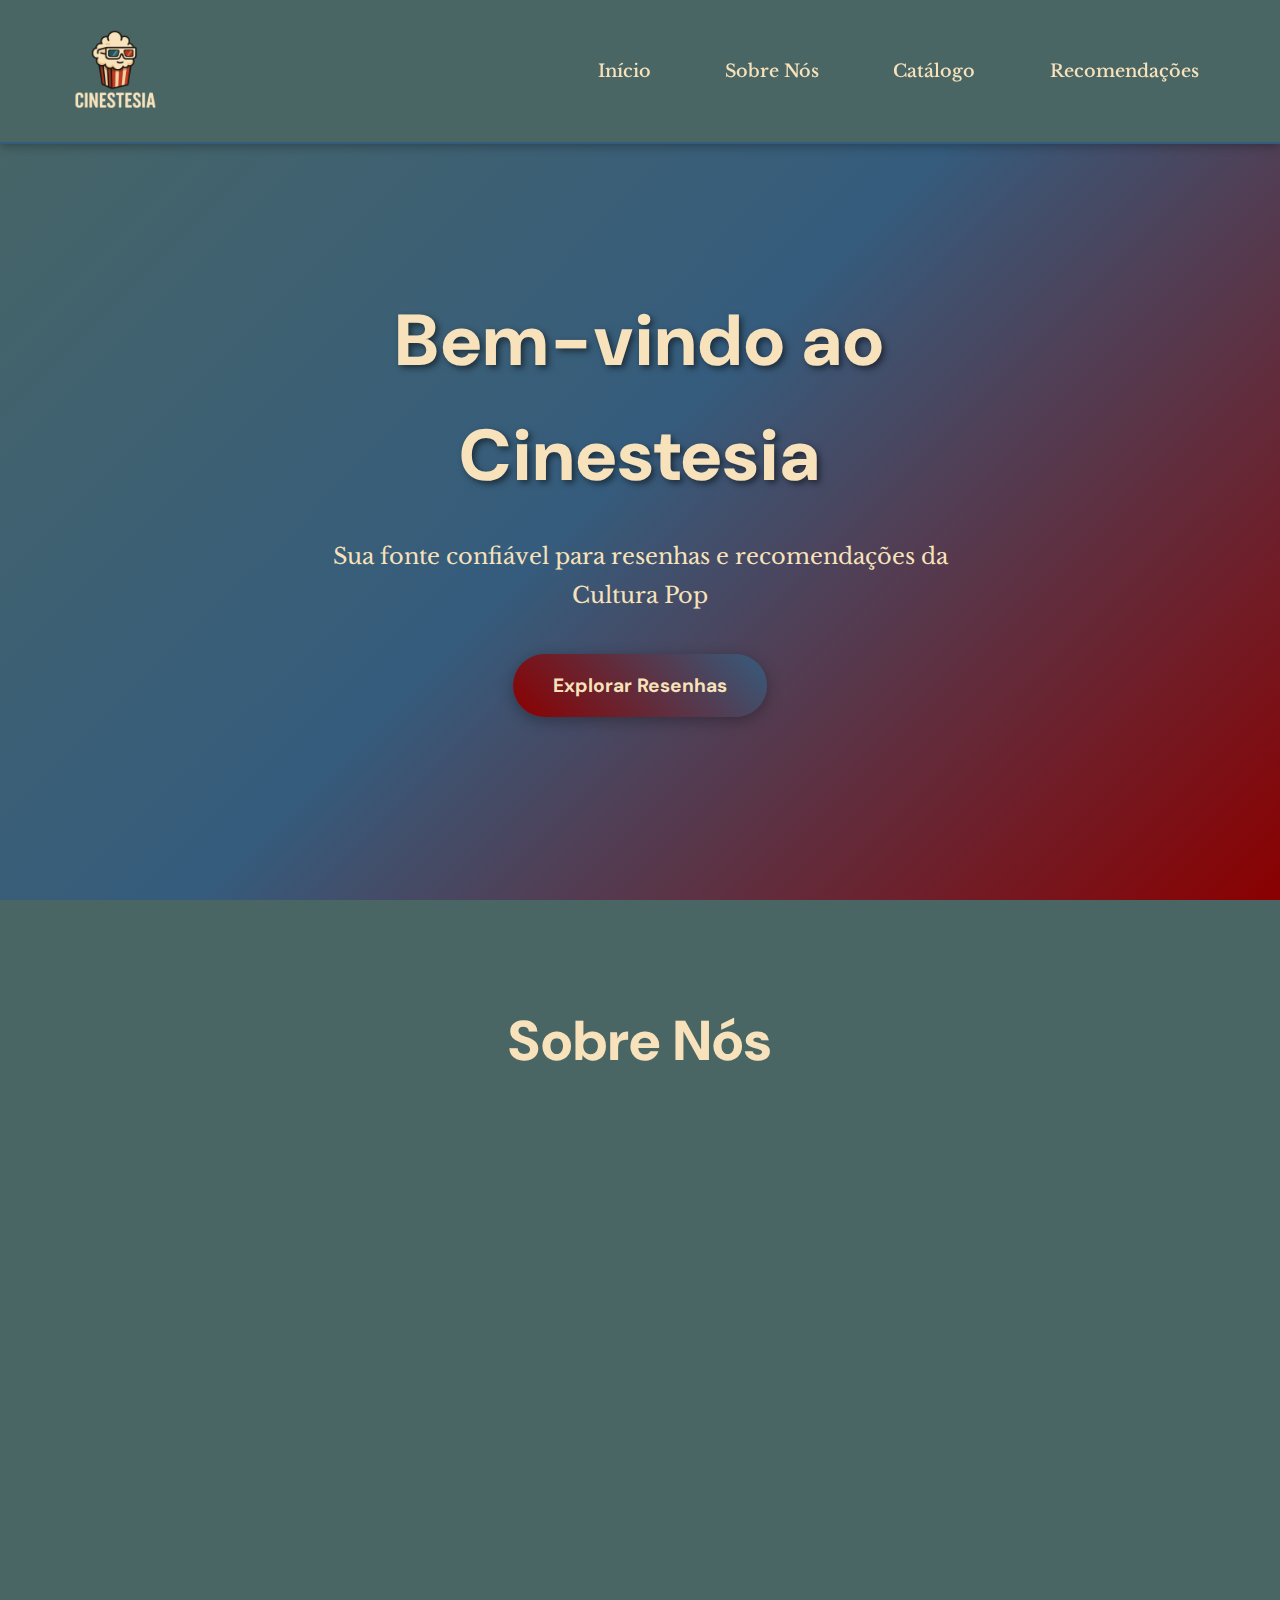
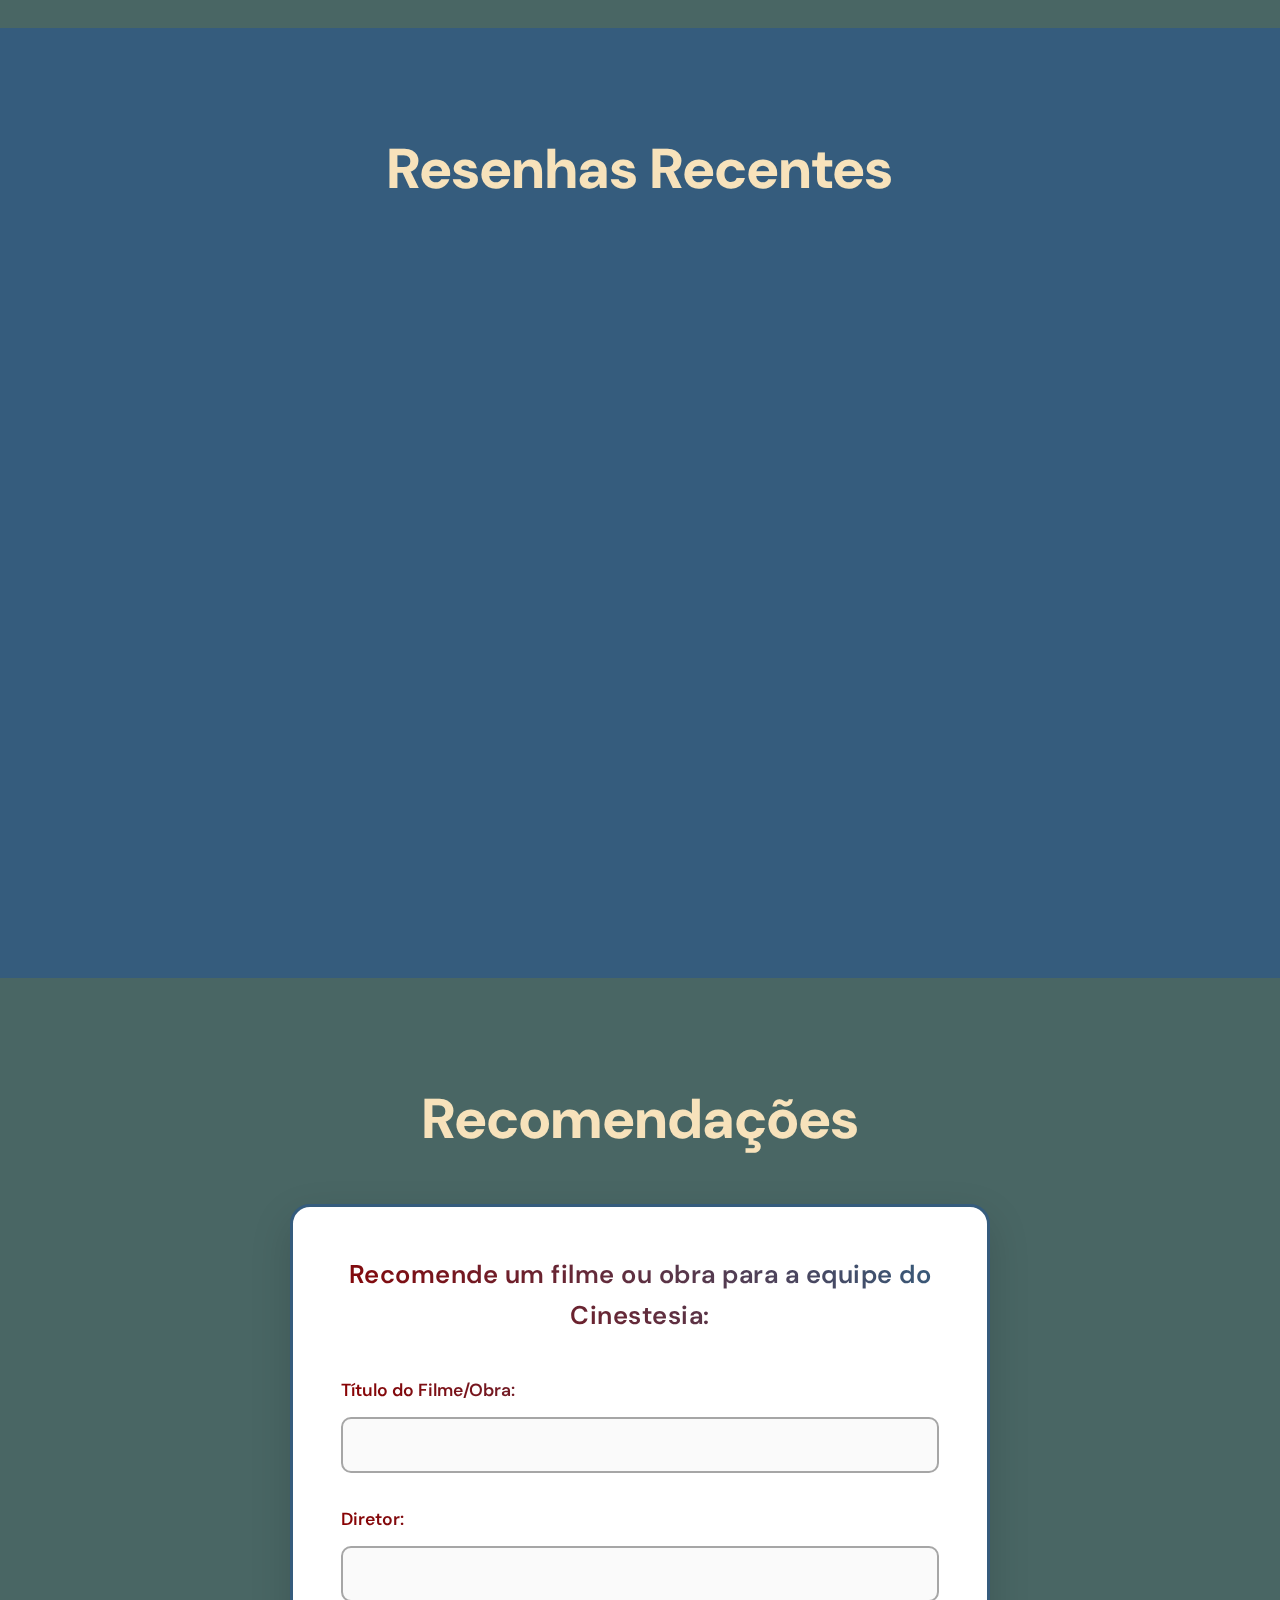
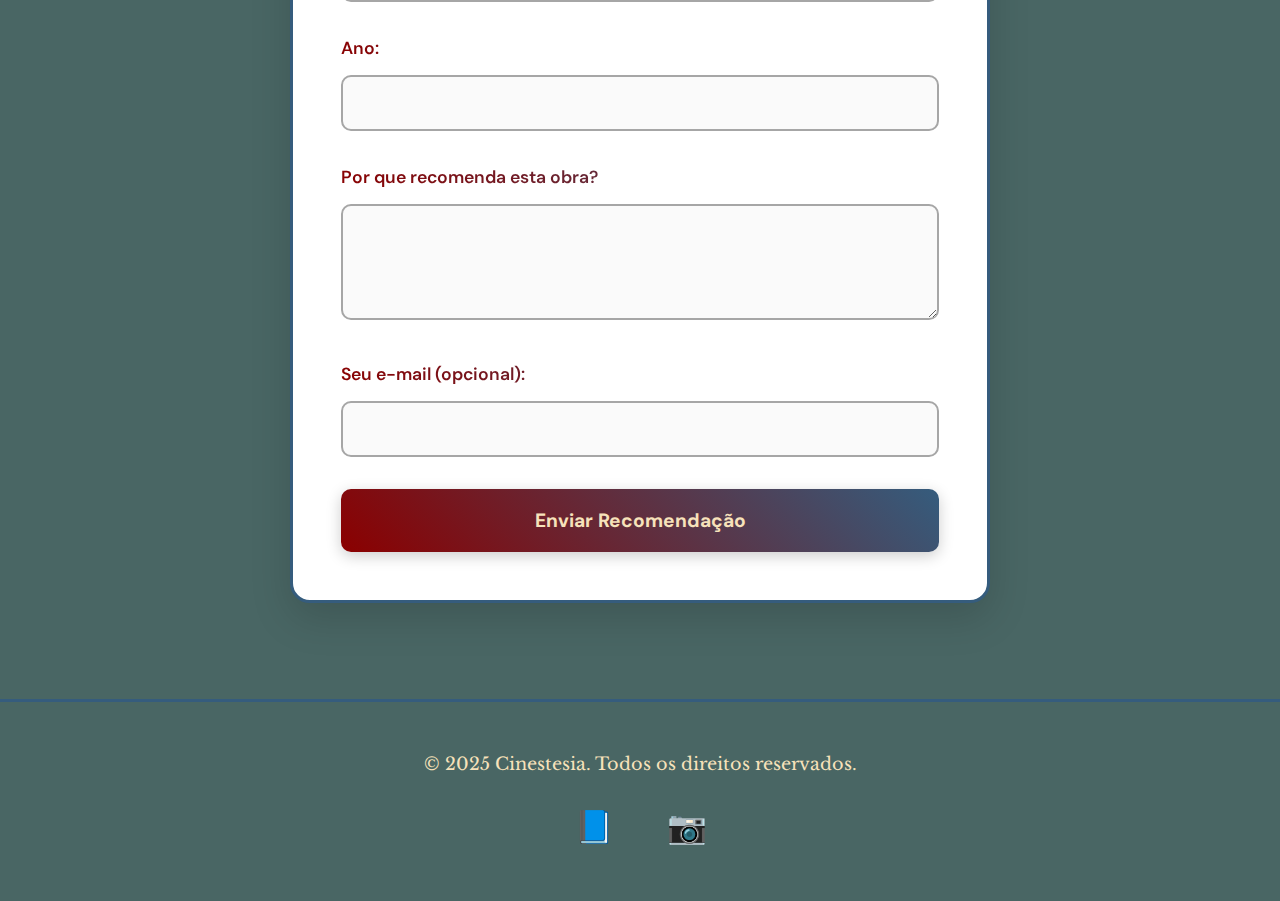
<file: index.html>
<!DOCTYPE html>
<html lang="pt-BR">
<head>
    <meta charset="UTF-8">
    <meta name="viewport" content="width=device-width, initial-scale=1.0">
    <title>Cinestesia - Portal de Cinema</title>
    <link rel="preconnect" href="https://fonts.googleapis.com">
    <link rel="preconnect" href="https://fonts.gstatic.com" crossorigin>
    <link href="https://fonts.googleapis.com/css2?family=Libre+Baskerville:ital,wght@0,400;0,700;1,400&family=DM+Sans:ital,opsz,wght@0,9..40,100..1000;1,9..40,100..1000&display=swap" rel="stylesheet">
    <link rel="stylesheet" href="./src/css/styles.css">
</head>
<body>
    <header>
        <nav class="navbar">
            <div class="nav-container">
                <div class="logo">
                    <img src="./src/images/cinestesia-logo.png" alt="Logo Cinestesia" class="logo-image">
                </div>
                <ul class="nav-menu">
                    <li><a href="#inicio" class="nav-link">Início</a></li>
                    <li><a href="#sobre" class="nav-link">Sobre Nós</a></li>
                    <li><a href="./pages/catalogo-resenhas.html" class="nav-link">Catálogo</a></li>
                    <li><a href="#recomendacoes" class="nav-link">Recomendações</a></li>
                </ul>
                <div class="hamburger">
                    <span></span>
                    <span></span>
                    <span></span>
                </div>
            </div>
        </nav>
    </header>

    <main>
        <section id="inicio" class="hero">
            <div class="hero-content">
                <h2>Bem-vindo ao Cinestesia</h2>
                <p>Sua fonte confiável para resenhas e recomendações da Cultura Pop</p>
                <button class="cta-button" onclick="scrollToReviews()">Explorar Resenhas</button>
            </div>
        </section>

        <section id="sobre" class="about">
            <div class="container">
                <h2>Sobre Nós</h2>
                <div class="about-grid">
                    <div class="about-card">
                        <h3>Missão</h3>
                        <p>Democratizar o acesso à cultura cinematográfica através de análises críticas e recomendações personalizadas que conectam espectadores aos filmes que realmente importam.</p>
                    </div>
                    <div class="about-card">
                        <h3>Visão</h3>
                        <p>Ser a principal referência em crítica cinematográfica no Brasil, promovendo o cinema como arte e ferramenta de transformação social.</p>
                    </div>
                    <div class="about-card">
                        <h3>Valores</h3>
                        <p>Compromisso com a qualidade crítica, diversidade cinematográfica, acessibilidade cultural e respeito às diferentes perspectivas artísticas e culturais.</p>
                    </div>
                </div>
            </div>
        </section>

        <section id="resenhas" class="reviews">
            <div class="container">
                <h2>Resenhas Recentes</h2>
                <div class="reviews-grid">
                    <article class="review-card">
                        <div class="review-image">
                            <img src="./src/images/kiriku.png" alt="Kiriku">
                        </div>
                        <div class="review-content">
                            <h3>Kiriku</h3>
                            <p>Uma obra-prima da animação que combina tradições africanas com técnicas cinematográficas inovadoras. Michel Ocelot criou um universo visual único que transcende barreiras culturais e etárias...</p>
                            <button class="read-more"><a href="./pages/resenha-kiriku.html">Ler Mais</a></button>
                        </div>
                    </article>
                    
                    <article class="review-card">
                        <div class="review-image">
                            <img src="./src/images/tempos-modernos-charlie-chaplin.jpg" alt="Tempos Modernos">
                        </div>
                        <div class="review-content">
                            <h3>Tempos Modernos</h3>
                            <p>Charlie Chaplin antecipou questões sociais que permanecem relevantes hoje. Uma análise profunda sobre como a industrialização afeta a humanidade e a dignidade do trabalho...</p>
                            <button class="read-more"><a href="./pages/resenha-tempos-modernos.html">Ler Mais</a></button>
                        </div>
                    </article>
                </div>
            </div>
        </section>

        <section id="recomendacoes" class="recommendations">
            <div class="container">
                <h2>Recomendações</h2>
                <div class="recommendation-form">
                    <h3>Recomende um filme ou obra para a equipe do Cinestesia:</h3>
                    <form id="recommendationForm">
                        <div class="form-group">
                            <label for="movieTitle">Título do Filme/Obra:</label>
                            <input type="text" id="movieTitle" name="movieTitle" required>
                        </div>
                        <div class="form-group">
                            <label for="director">Diretor:</label>
                            <input type="text" id="director" name="director">
                        </div>
                        <div class="form-group">
                            <label for="year">Ano:</label>
                            <input type="number" id="year" name="year" min="1900" max="2025">
                        </div>
                        <div class="form-group">
                            <label for="reason">Por que recomenda esta obra?</label>
                            <textarea id="reason" name="reason" rows="4" required></textarea>
                        </div>
                        <div class="form-group">
                            <label for="email">Seu e-mail (opcional):</label>
                            <input type="email" id="email" name="email">
                        </div>
                        <button type="submit" class="submit-btn">Enviar Recomendação</button>
                    </form>
                </div>
            </div>
        </section>
    </main>

    <footer>
        <div class="container">
            <p>&copy; 2025 Cinestesia. Todos os direitos reservados.</p>
            <div class="social-links">
                <a href="https://www.linkedin.com/in/cinestesia-espro-248818369" aria-label="LinkedIn">📘</a>
                <a href="https://www.instagram.com/cinestesia_ep" aria-label="Instagram">📷</a>
            </div>
        </div>
    </footer>

    <script src="script.js"></script>
</body>
</html>
</file>
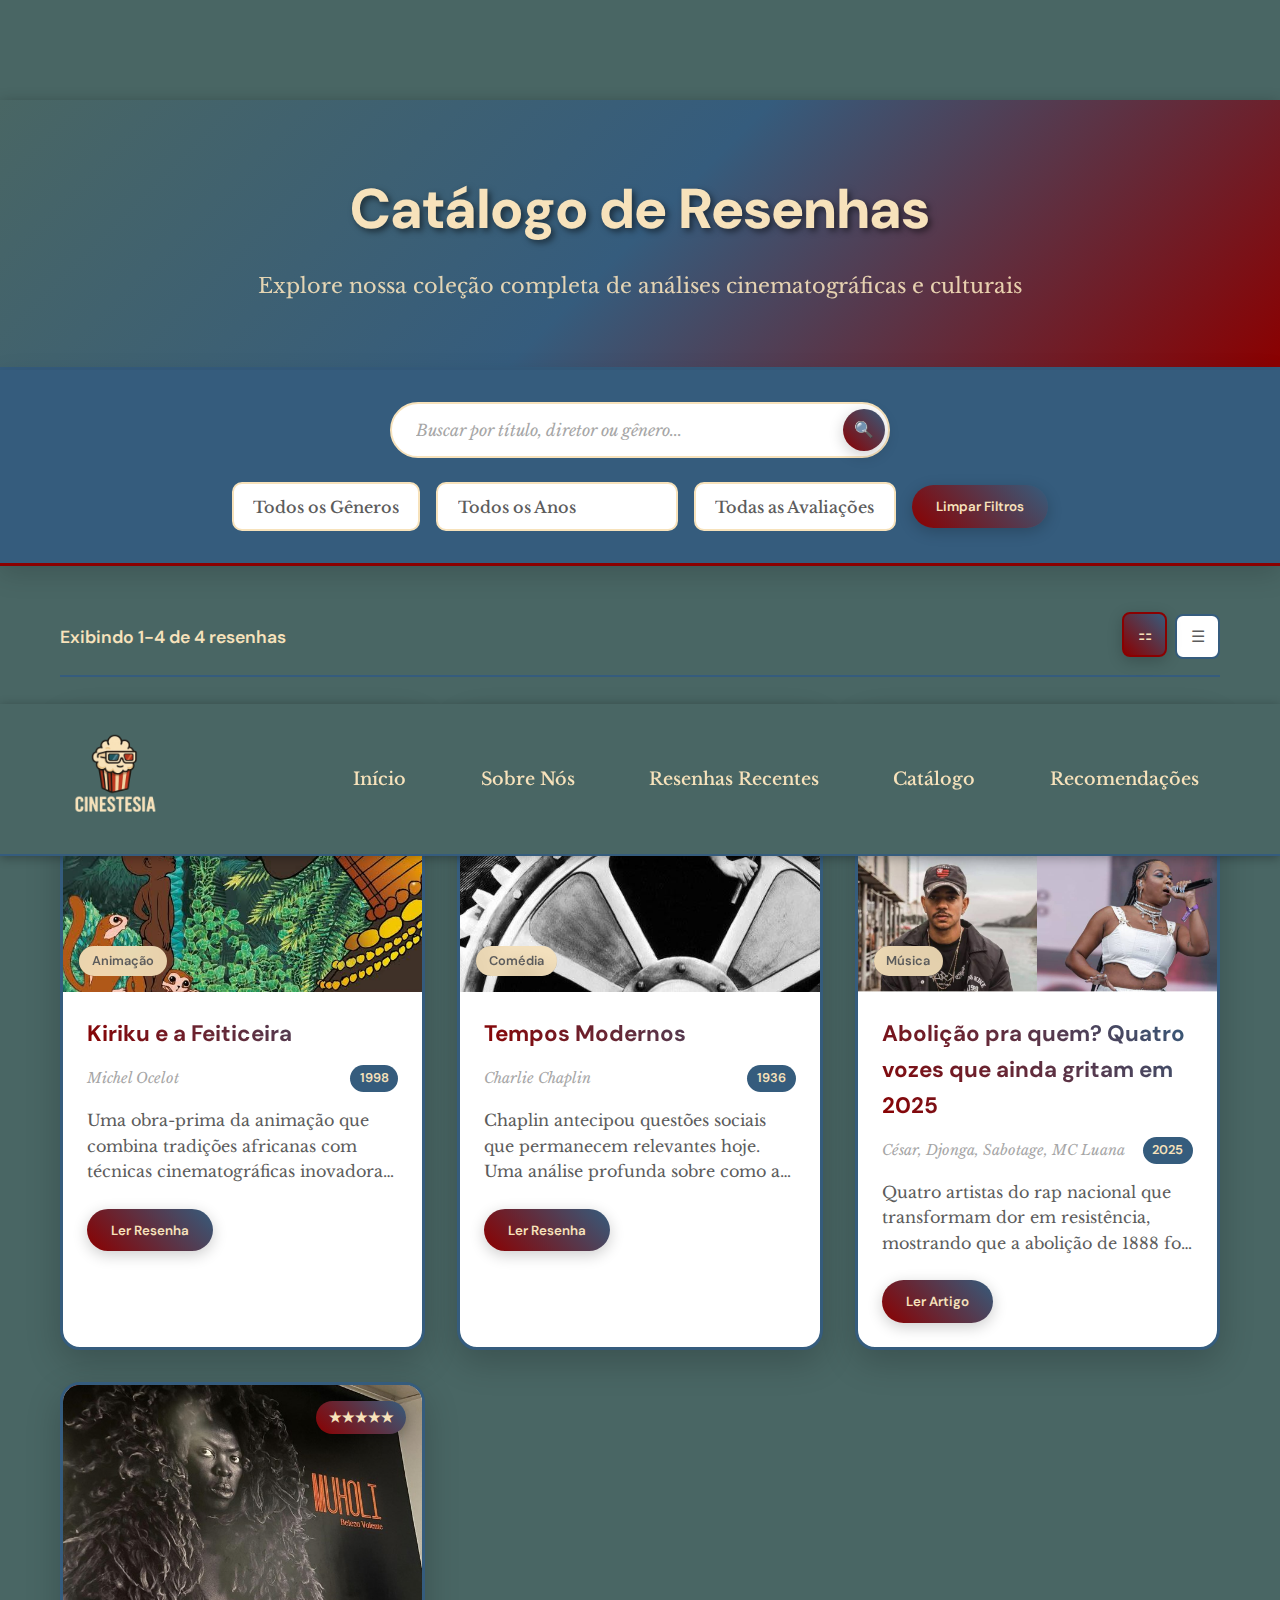
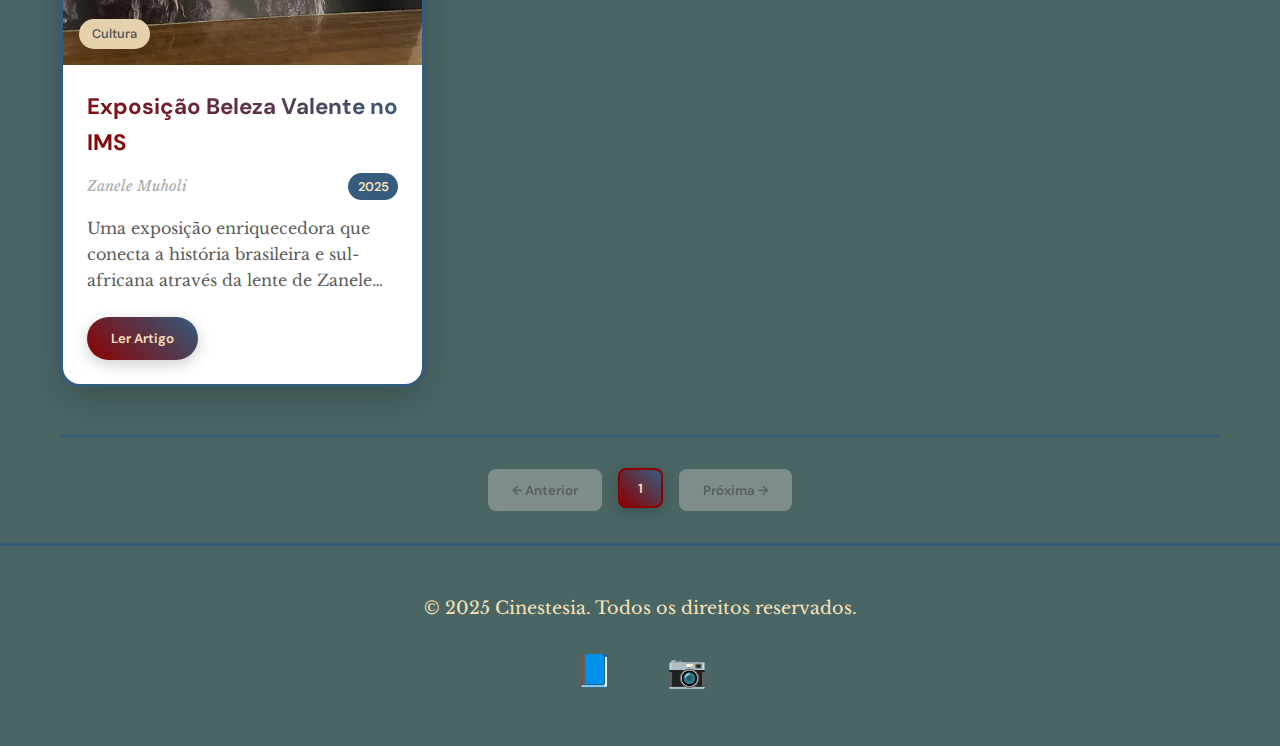
<file: pages/catalogo-resenhas.html>
<!DOCTYPE html>
<html lang="pt-BR">
<head>
    <meta charset="UTF-8">
    <meta name="viewport" content="width=device-width, initial-scale=1.0">
    <title>Catálogo de Resenhas | Cinestesia</title>
    <link rel="preconnect" href="https://fonts.googleapis.com">
    <link rel="preconnect" href="https://fonts.gstatic.com" crossorigin>
    <link href="https://fonts.googleapis.com/css2?family=Libre+Baskerville:ital,wght@0,400;0,700;1,400&family=DM+Sans:ital,opsz,wght@0,9..40,100..1000;1,9..40,100..1000&display=swap" rel="stylesheet">
    <link rel="stylesheet" href="../src/css/styles.css">
    <link rel="stylesheet" href="../src/css/catalogo-styles.css">
</head>
<body>
    <header>
        <nav class="navbar">
            <div class="nav-container">
                <div class="logo">
                    <a href="../index.html">
                        <img src="../src/images/cinestesia-logo.png" alt="Logo Cinestesia" class="logo-image">
                    </a>
                </div>
                <ul class="nav-menu">
                    <li><a href="../index.html#inicio" class="nav-link">Início</a></li>
                    <li><a href="../index.html#sobre" class="nav-link">Sobre Nós</a></li>
                    <li><a href="../index.html#resenhas" class="nav-link">Resenhas Recentes</a></li>
                    <li><a href="./catalogo-resenhas.html" class="nav-link active">Catálogo</a></li>
                    <li><a href="../index.html#recomendacoes" class="nav-link">Recomendações</a></li>
                </ul>
                <div class="hamburger">
                    <span></span>
                    <span></span>
                    <span></span>
                </div>
            </div>
        </nav>
    </header>

    <main class="catalog-main">
        <!-- Header da Página -->
        <section class="catalog-header">
            <div class="container">
                <h1>Catálogo de Resenhas</h1>
                <p>Explore nossa coleção completa de análises cinematográficas e culturais</p>
            </div>
        </section>

        <!-- Filtros e Busca -->
        <section class="catalog-filters">
            <div class="container">
                <div class="filter-bar">
                    <div class="search-box">
                        <input type="text" id="searchInput" placeholder="Buscar por título, diretor ou gênero...">
                        <button id="searchBtn" class="search-btn">🔍</button>
                    </div>
                    
                    <div class="filter-options">
                        <select id="genreFilter" class="filter-select">
                            <option value="">Todos os Gêneros</option>
                            <option value="animacao">Animação</option>
                            <option value="drama">Drama</option>
                            <option value="comedia">Comédia</option>
                            <option value="acao">Ação</option>
                            <option value="suspense">Suspense</option>
                            <option value="documentario">Documentário</option>
                            <option value="romance">Romance</option>
                            <option value="ficcao-cientifica">Ficção Científica</option>
                            <option value="musica">Música</option>
                            <option value="cultura">Cultura</option>
                        </select>

                        <select id="yearFilter" class="filter-select">
                            <option value="">Todos os Anos</option>
                            <option value="2025">2025</option>
                            <option value="2024">2024</option>
                            <option value="2023">2023</option>
                            <option value="2022">2022</option>
                            <option value="2021">2021</option>
                            <option value="2020">2020</option>
                            <option value="2019">2019</option>
                            <option value="2018">2018</option>
                            <option value="2017">2017</option>
                            <option value="2016">2016</option>
                            <option value="2013">2013</option>
                            <option value="2002">2002</option>
                            <option value="2001">2001</option>
                            <option value="1998">1998</option>
                            <option value="1994">1994</option>
                            <option value="classicos">Clássicos (antes de 1990)</option>
                        </select>

                        <select id="ratingFilter" class="filter-select">
                            <option value="">Todas as Avaliações</option>
                            <option value="5">★★★★★ (5 estrelas)</option>
                            <option value="4">★★★★☆ (4 estrelas)</option>
                            <option value="3">★★★☆☆ (3 estrelas)</option>
                            <option value="2">★★☆☆☆ (2 estrelas)</option>
                            <option value="1">★☆☆☆☆ (1 estrela)</option>
                        </select>

                        <button id="clearFilters" class="clear-btn">Limpar Filtros</button>
                    </div>
                </div>
            </div>
        </section>

        <!-- Catálogo de Resenhas -->
        <section class="catalog-content">
            <div class="container">
                <div class="catalog-stats">
                    <span id="resultCount">Exibindo 12 de 12 resenhas</span>
                    <div class="view-options">
                        <button id="gridView" class="view-btn active" title="Visualização em Grade">⚏</button>
                        <button id="listView" class="view-btn" title="Visualização em Lista">☰</button>
                    </div>
                </div>

                <div id="reviewsGrid" class="reviews-catalog-grid">
                    <!-- Review Cards serão inseridos aqui via JavaScript -->
                </div>

                <!-- Paginação -->
                <div class="pagination">
                    <button id="prevPage" class="page-btn" disabled>← Anterior</button>
                    <div class="page-numbers" id="pageNumbers"></div>
                    <button id="nextPage" class="page-btn">Próxima →</button>
                </div>
            </div>
        </section>
    </main>

    <footer>
        <div class="container">
            <p>&copy; 2025 Cinestesia. Todos os direitos reservados.</p>
            <div class="social-links">
                <a href="https://www.linkedin.com/in/cinestesia-espro-248818369" aria-label="LinkedIn">📘</a>
                <a href="https://www.instagram.com/cinestesia_ep" aria-label="Instagram">📷</a>
            </div>
        </div>
    </footer>

    <script src="../script.js"></script>
    <script src="../catalogo-script.js"></script>
</body>
</html>
</file>
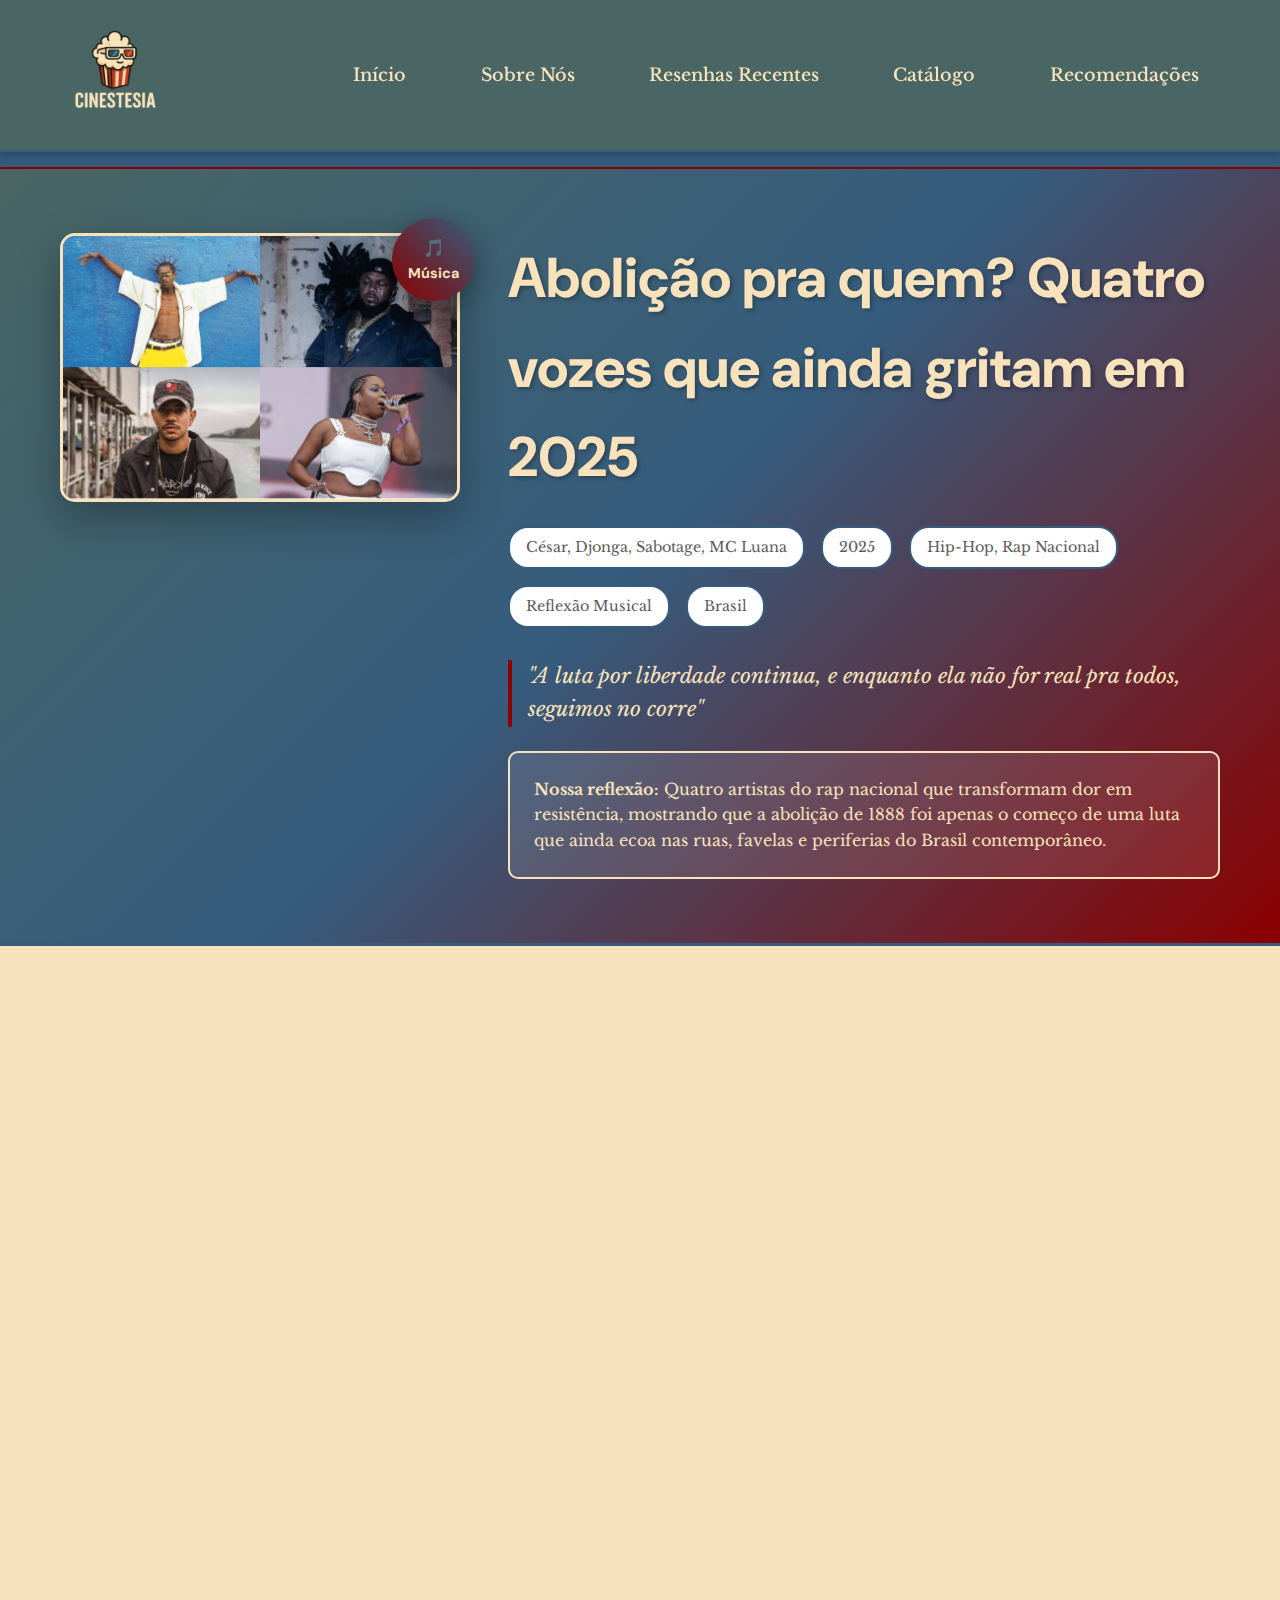
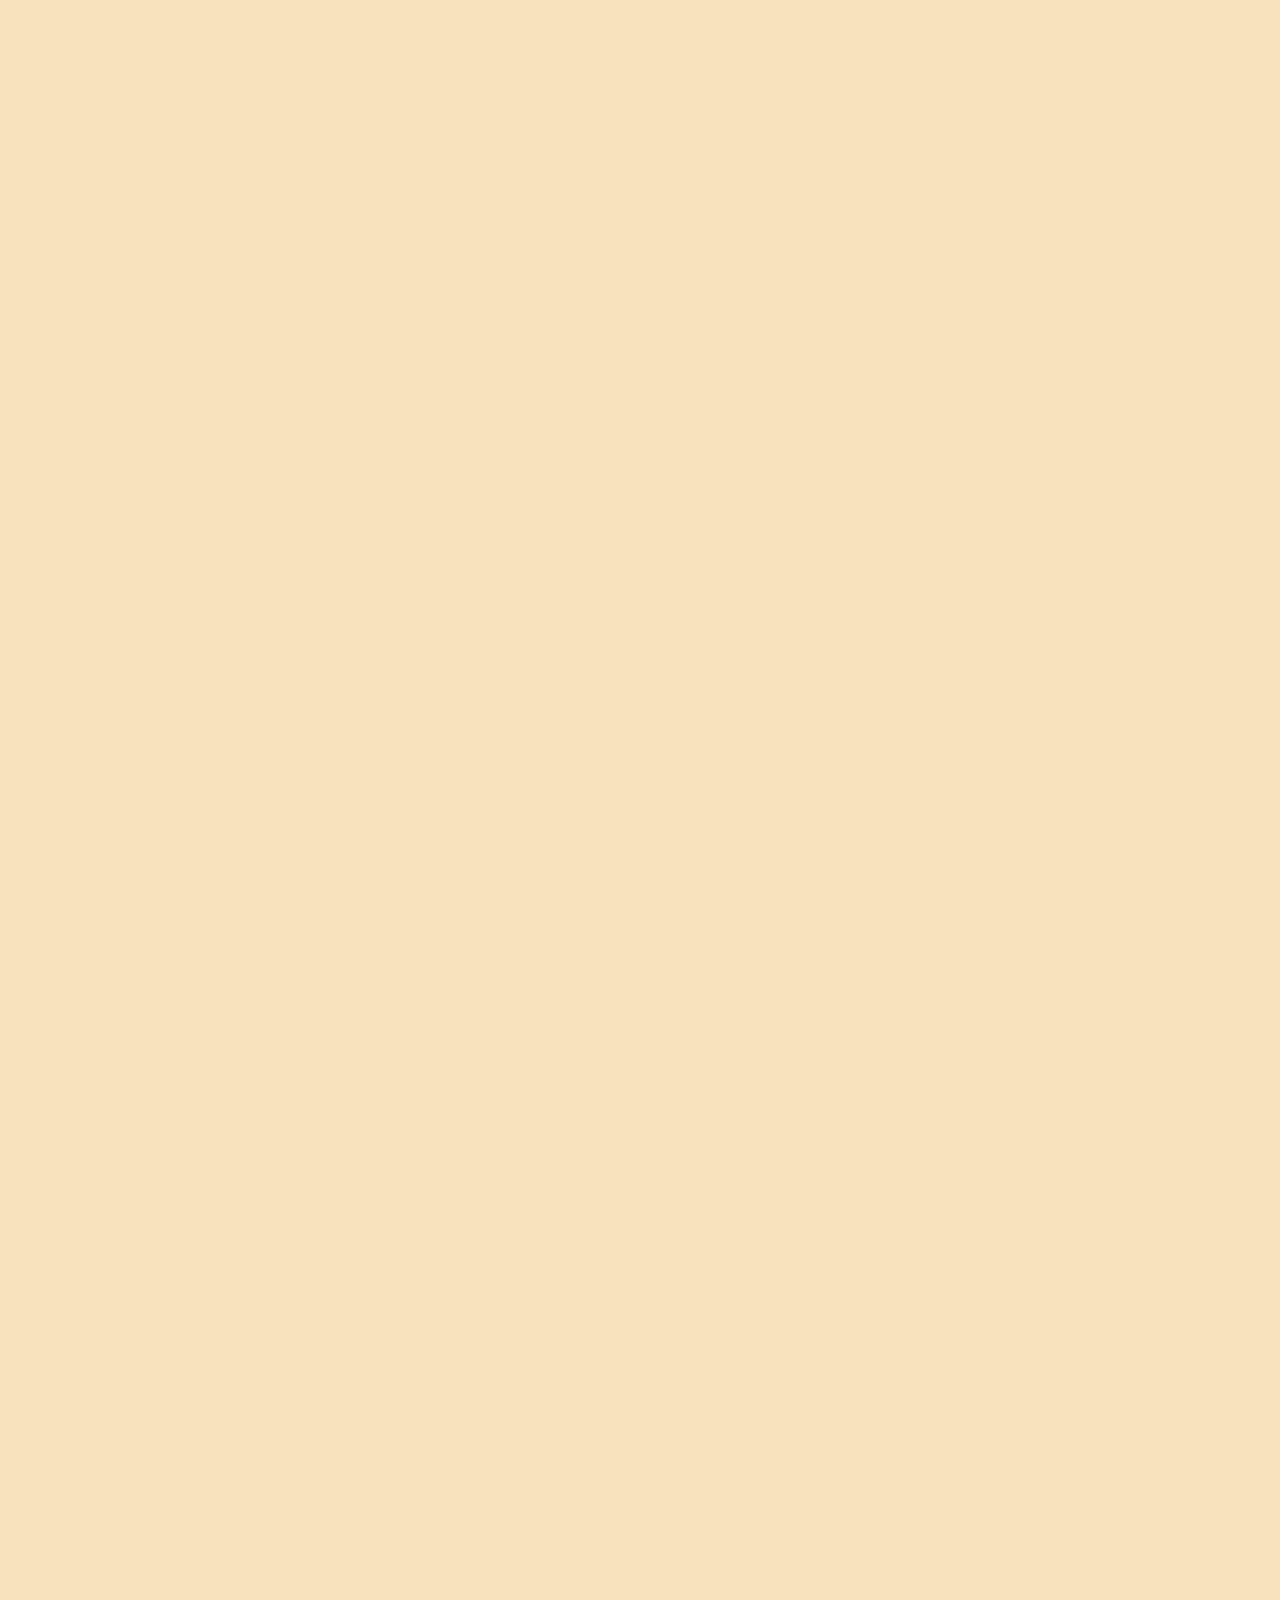
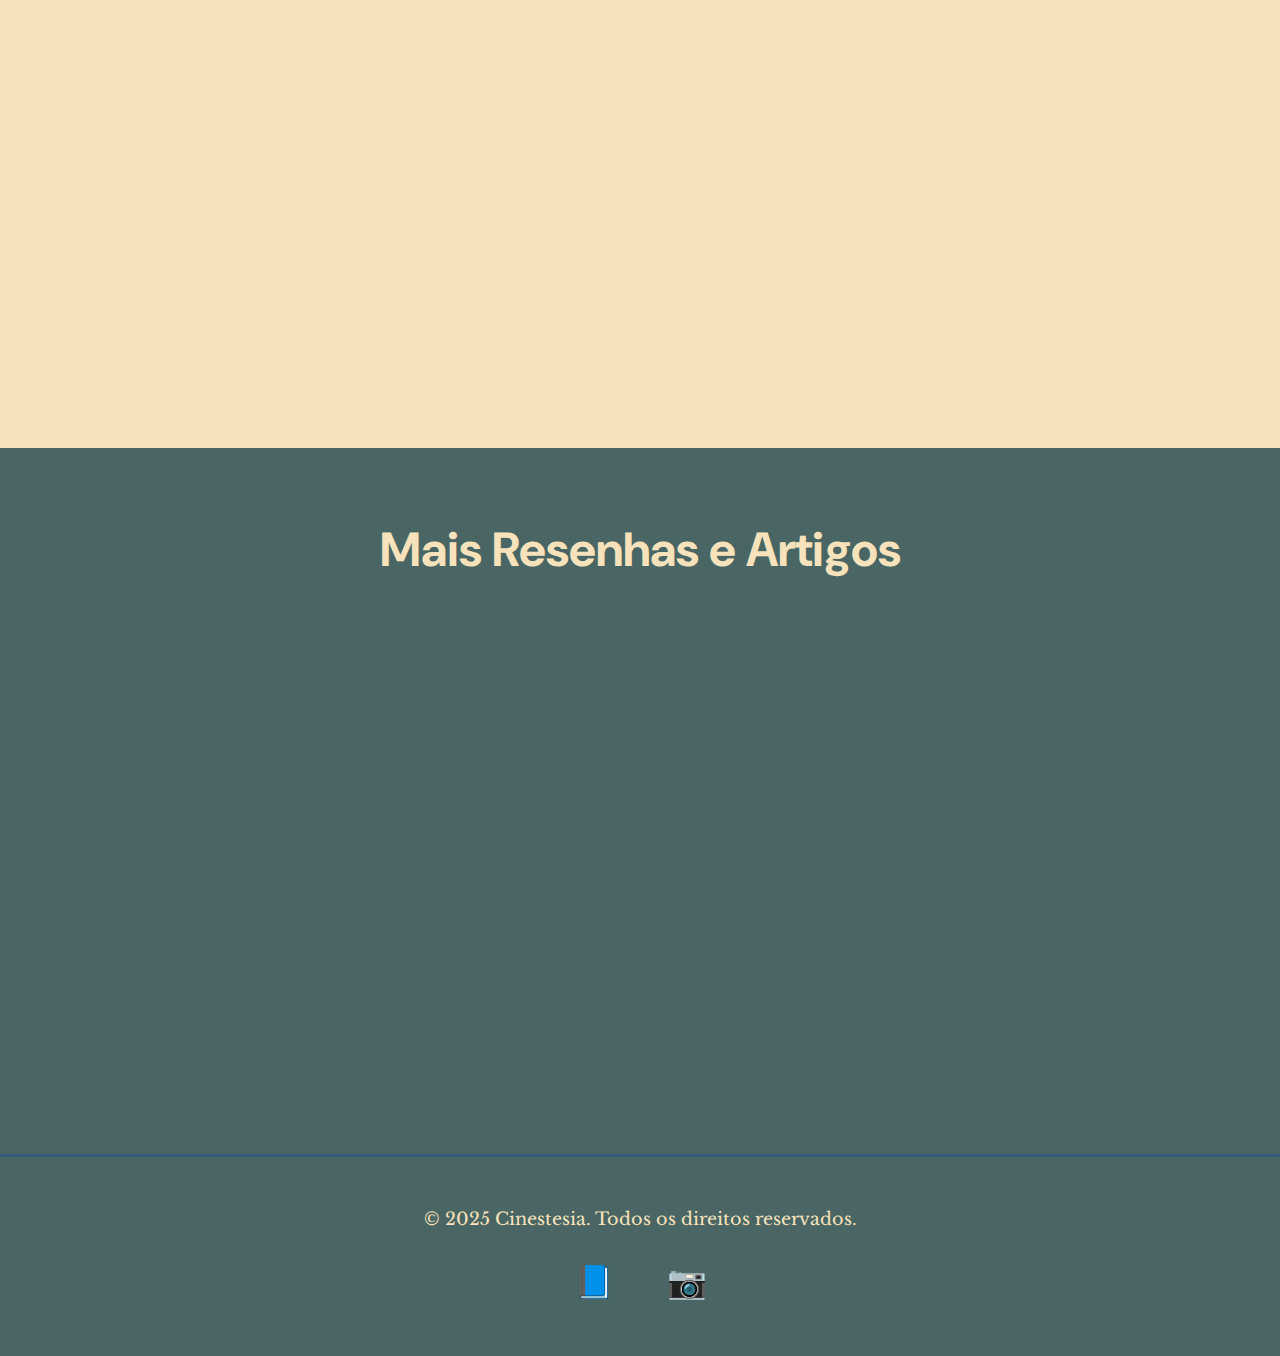
<file: pages/resenha-abolicao.html>
<!DOCTYPE html>
<html lang="pt-BR">
<head>
    <meta charset="UTF-8">
    <meta name="viewport" content="width=device-width, initial-scale=1.0">
    <title>Abolição pra quem? Quatro vozes que ainda gritam em 2025 | Cinestesia</title>
    <link rel="preconnect" href="https://fonts.googleapis.com">
    <link rel="preconnect" href="https://fonts.gstatic.com" crossorigin>
    <link href="https://fonts.googleapis.com/css2?family=Libre+Baskerville:ital,wght@0,400;0,700;1,400&family=DM+Sans:ital,opsz,wght@0,9..40,100..1000;1,9..40,100..1000&display=swap" rel="stylesheet">
    <link rel="stylesheet" href="../src/css/styles.css">
    <link rel="stylesheet" href="../src/css/resenha-styles.css">
</head>
<body>
    <header>
        <nav class="navbar">
            <div class="nav-container">
                <div class="logo">
                    <a href="../index.html">
                        <img src="../src/images/cinestesia-logo.png" alt="Logo Cinestesia" class="logo-image">
                    </a>
                </div>
                <ul class="nav-menu">
                    <li><a href="../index.html#inicio" class="nav-link">Início</a></li>
                    <li><a href="../index.html#sobre" class="nav-link">Sobre Nós</a></li>
                    <li><a href="../index.html#resenhas" class="nav-link">Resenhas Recentes</a></li>
                    <li><a href="./catalogo-resenhas.html" class="nav-link">Catálogo</a></li>
                    <li><a href="../index.html#recomendacoes" class="nav-link">Recomendações</a></li>
                </ul>
                <div class="hamburger">
                    <span></span>
                    <span></span>
                    <span></span>
                </div>
            </div>
        </nav>
    </header>

    <main class="review-main">
        <!-- Breadcrumb -->
        <section class="breadcrumb">
            <div class="container">
                <nav class="breadcrumb-nav">
                    <a href="../index.html" class="breadcrumb-link">Início</a>
                    <span class="breadcrumb-separator">›</span>
                    <a href="./catalogo-resenhas.html" class="breadcrumb-link">Artigos</a>
                    <span class="breadcrumb-separator">›</span>
                    <span class="breadcrumb-current">Abolição pra quem?</span>
                </nav>
            </div>
        </section>

        <!-- Hero do Artigo -->
        <section class="review-hero">
            <div class="container">
                <div class="review-hero-content">
                    <div class="review-poster">
                        <img src="../src/images/musicas-abolicao.jpg" alt="Artistas que falam sobre abolição" class="poster-image">
                        <div class="rating-badge">
                            <span class="rating-stars">🎵</span>
                            <span class="rating-score">Música</span>
                        </div>
                    </div>
                    <div class="review-info">
                        <h1 class="review-title">Abolição pra quem? Quatro vozes que ainda gritam em 2025</h1>
                        <div class="movie-meta">
                            <span class="director">César, Djonga, Sabotage, MC Luana</span>
                            <span class="year">2025</span>
                            <span class="genre">Hip-Hop, Rap Nacional</span>
                            <span class="duration">Reflexão Musical</span>
                            <span class="country">Brasil</span>
                        </div>
                        <div class="movie-tagline">
                            "A luta por liberdade continua, e enquanto ela não for real pra todos, seguimos no corre"
                        </div>
                        <div class="review-summary">
                            <p><strong>Nossa reflexão:</strong> Quatro artistas do rap nacional que transformam dor em resistência, mostrando que a abolição de 1888 foi apenas o começo de uma luta que ainda ecoa nas ruas, favelas e periferias do Brasil contemporâneo.</p>
                        </div>
                    </div>
                </div>
            </div>
        </section>

        <!-- Conteúdo do Artigo -->
        <section class="review-content">
            <div class="container">
                <div class="review-grid">
                    <article class="review-text">
                        <div class="review-header">
                            <h2>Nossa Análise</h2>
                            <div class="review-meta">
                                <span class="author">Por Equipe Cinestesia</span>
                                <span class="date">30 de Junho, 2025</span>
                                <span class="read-time">Leitura: 5 min</span>
                            </div>
                        </div>

                        <div class="review-body">
                            <p class="lead-paragraph">
                                No Brasil, <strong>15 de maio</strong> costuma passar batido no calendário escolar. É o dia seguinte ao da assinatura da Lei Áurea, e também um lembrete desconfortável: a escravidão acabou no papel, mas seus efeitos seguem vivos no corpo da sociedade. E é exatamente sobre isso que falam quatro faixas que a gente reuniu aqui — músicas que não só batem de frente com o racismo estrutural, como também escancaram como a "liberdade" prometida em 1888 nunca chegou por inteiro.
                            </p>

                            <h3>César - "Daí a César o que é de César"</h3>
                            <p>
                                Em <em>"Daí a César o que é de César"</em>, o rapper César, de Vitória (ES), manda a real sobre apropriação cultural, apagamento histórico e o descaso com a população preta. A música é um pedido direto — ou melhor, uma cobrança — por justiça e reparação. Não é só sobre dar créditos, é sobre devolver o que foi tirado à força.
                            </p>

                            <h3>Djonga - "Herança"</h3>
                            <p>
                                Já Djonga, direto de Belo Horizonte (MG), solta em <em>"Herança"</em> uma aula de história que os livros não contam: a desigualdade que a gente vê hoje é filha direta da escravidão. Com sua lírica potente e sem filtro, ele mostra como o povo preto ainda corre atrás do básico num país que o abandonou há séculos.
                            </p>

                            <h3>Sabotage - "Zona Sul"</h3>
                            <p>
                                Sabotage, lenda da Zona Sul de São Paulo, imortalizou em <em>"Zona Sul"</em> a vida nas quebradas. Não fala da escravidão com todas as letras, mas a continuidade dela está ali: favelas esquecidas, violência constante e o racismo agindo em silêncio (e às vezes nem tanto). Ele transforma a dor em poesia de resistência.
                            </p>

                            <h3>MC Luana - "44"</h3>
                            <p>
                                Fechando a roda, MC Luana, cria do Rio de Janeiro, chega com <em>"44"</em>, uma faixa que junta o peso do racismo com a opressão vivida por mulheres negras. Ela fala de sobrevivência, criminalização e resistência — tudo sob a lente da mulher periférica que resiste duas vezes: por ser preta e por ser mulher.
                            </p>

                            <h3>Vozes que Ecoam pelo Brasil</h3>
                            <p>
                                Cada um desses artistas vem de um canto do Sudeste, mas o que eles cantam ecoa em todo o Brasil. Porque o racismo, o abandono e a exclusão não têm CEP fixo. O que essas músicas mostram é que a abolição não foi o fim de um ciclo, mas o começo de outro — tão cruel quanto, mas agora travestido de normalidade.
                            </p>

                            <p>
                                No som, na rima e na vivência, César, Djonga, Sabotage e MC Luana não deixam a gente esquecer: a luta por liberdade continua, e enquanto ela não for real pra todos, seguimos no corre. Cada verso é um ato político, uma memória viva e um grito por justiça.
                            </p>
                        </div>

                        <div class="review-footer">
                            <div class="review-rating">
                                <h4>Impacto Cultural</h4>
                                <div class="rating-breakdown">
                                    <div class="rating-item">
                                        <span class="rating-label">Relevância Social</span>
                                        <div class="rating-stars">★★★★★</div>
                                    </div>
                                    <div class="rating-item">
                                        <span class="rating-label">Potência Lírica</span>
                                        <div class="rating-stars">★★★★★</div>
                                    </div>
                                    <div class="rating-item">
                                        <span class="rating-label">Representatividade</span>
                                        <div class="rating-stars">★★★★★</div>
                                    </div>
                                    <div class="rating-item">
                                        <span class="rating-label">Urgência da Mensagem</span>
                                        <div class="rating-stars">★★★★★</div>
                                    </div>
                                </div>
                                <div class="final-score">
                                    <span class="score-label">Impacto:</span>
                                    <span class="score-value">Essencial</span>
                                </div>
                            </div>

                            <div class="review-tags">
                                <h4>Tags</h4>
                                <div class="tags-list">
                                    <span class="tag">Rap Nacional</span>
                                    <span class="tag">Consciência Negra</span>
                                    <span class="tag">Abolição</span>
                                    <span class="tag">Racismo Estrutural</span>
                                    <span class="tag">Resistência</span>
                                    <span class="tag">Hip-Hop</span>
                                </div>
                            </div>
                        </div>
                    </article>

                    <aside class="review-sidebar">
                        <div class="sidebar-card movie-info">
                            <h3>Sobre os Artistas</h3>
                            <div class="info-list">
                                <div class="info-item">
                                    <span class="info-label">César:</span>
                                    <span class="info-value">Vitória, ES</span>
                                </div>
                                <div class="info-item">
                                    <span class="info-label">Djonga:</span>
                                    <span class="info-value">Belo Horizonte, MG</span>
                                </div>
                                <div class="info-item">
                                    <span class="info-label">Sabotage:</span>
                                    <span class="info-value">São Paulo, SP</span>
                                </div>
                                <div class="info-item">
                                    <span class="info-label">MC Luana:</span>
                                    <span class="info-value">Rio de Janeiro, RJ</span>
                                </div>
                                <div class="info-item">
                                    <span class="info-label">Gênero:</span>
                                    <span class="info-value">Rap/Hip-Hop Nacional</span>
                                </div>
                                <div class="info-item">
                                    <span class="info-label">Tema:</span>
                                    <span class="info-value">Consciência Social</span>
                                </div>
                            </div>
                        </div>

                        <div class="sidebar-card sequels-info">
                            <h3>Contexto Histórico</h3>
                            <div class="sequel-item">
                                <h4>Lei Áurea - 13 de maio de 1888</h4>
                                <p>Abolição formal da escravidão no Brasil</p>
                            </div>
                            <div class="sequel-item">
                                <h4>Legado Contemporâneo</h4>
                                <p>Desigualdades e racismo estrutural persistem 137 anos depois</p>
                            </div>
                        </div>

                        <div class="sidebar-card share-buttons">
                            <h3>Compartilhar</h3>
                            <div class="share-list">
                                <button class="share-btn facebook">📘 Facebook</button>
                                <button class="share-btn twitter">🐦 Twitter</button>
                                <button class="share-btn whatsapp">📱 WhatsApp</button>
                                <button class="share-btn copy-link">🔗 Copiar Link</button>
                            </div>
                        </div>
                    </aside>
                </div>
            </div>
        </section>

        <!-- Artigos Relacionados -->
        <section class="related-reviews">
            <div class="container">
                <h2>Mais Resenhas e Artigos</h2>
                <div class="related-grid">
                    <article class="related-card">
                        <div class="related-image">
                            <img src="../src/images/ims.jpg" alt="Exposição Beleza Valente">
                        </div>
                        <div class="related-content">
                            <h3>Exposição Beleza Valente no IMS</h3>
                            <p>Uma exposição enriquecedora que conecta a história brasileira e sul-africana através da lente de Zanele Muholi...</p>
                            <a href="resenha-ims.html" class="read-more-btn">Ler Artigo</a>
                        </div>
                    </article>

                    <article class="related-card">
                        <div class="related-image">
                            <img src="../src/images/tempos-modernos-charlie-chaplin.jpg" alt="Tempos Modernos">
                        </div>
                        <div class="related-content">
                            <h3>Tempos Modernos (1936)</h3>
                            <p>Chaplin antecipou questões sociais que permanecem relevantes hoje. Uma análise sobre industrialização e humanidade...</p>
                            <a href="resenha-tempos-modernos.html" class="read-more-btn">Ler Resenha</a>
                        </div>
                    </article>

                    <article class="related-card">
                        <div class="related-image">
                            <img src="../src/images/kiriku.png" alt="Kiriku e a Feiticeira">
                        </div>
                        <div class="related-content">
                            <h3>Kiriku e a Feiticeira</h3>
                            <p>Uma obra-prima da animação que combina tradições africanas com técnicas cinematográficas inovadoras...</p>
                            <a href="resenha-kiriku.html" class="read-more-btn">Ler Resenha</a>
                        </div>
                    </article>
                </div>
            </div>
        </section>
    </main>

    <footer>
        <div class="container">
            <p>&copy; 2025 Cinestesia. Todos os direitos reservados.</p>
            <div class="social-links">
                <a href="https://www.linkedin.com/in/cinestesia-espro-248818369" aria-label="LinkedIn">📘</a>
                <a href="https://www.instagram.com/cinestesia_ep" aria-label="Instagram">📷</a>
            </div>
        </div>
    </footer>

    <script src="../script.js"></script>
    <script src="../resenha-script.js"></script>
</body>
</html>
</file>
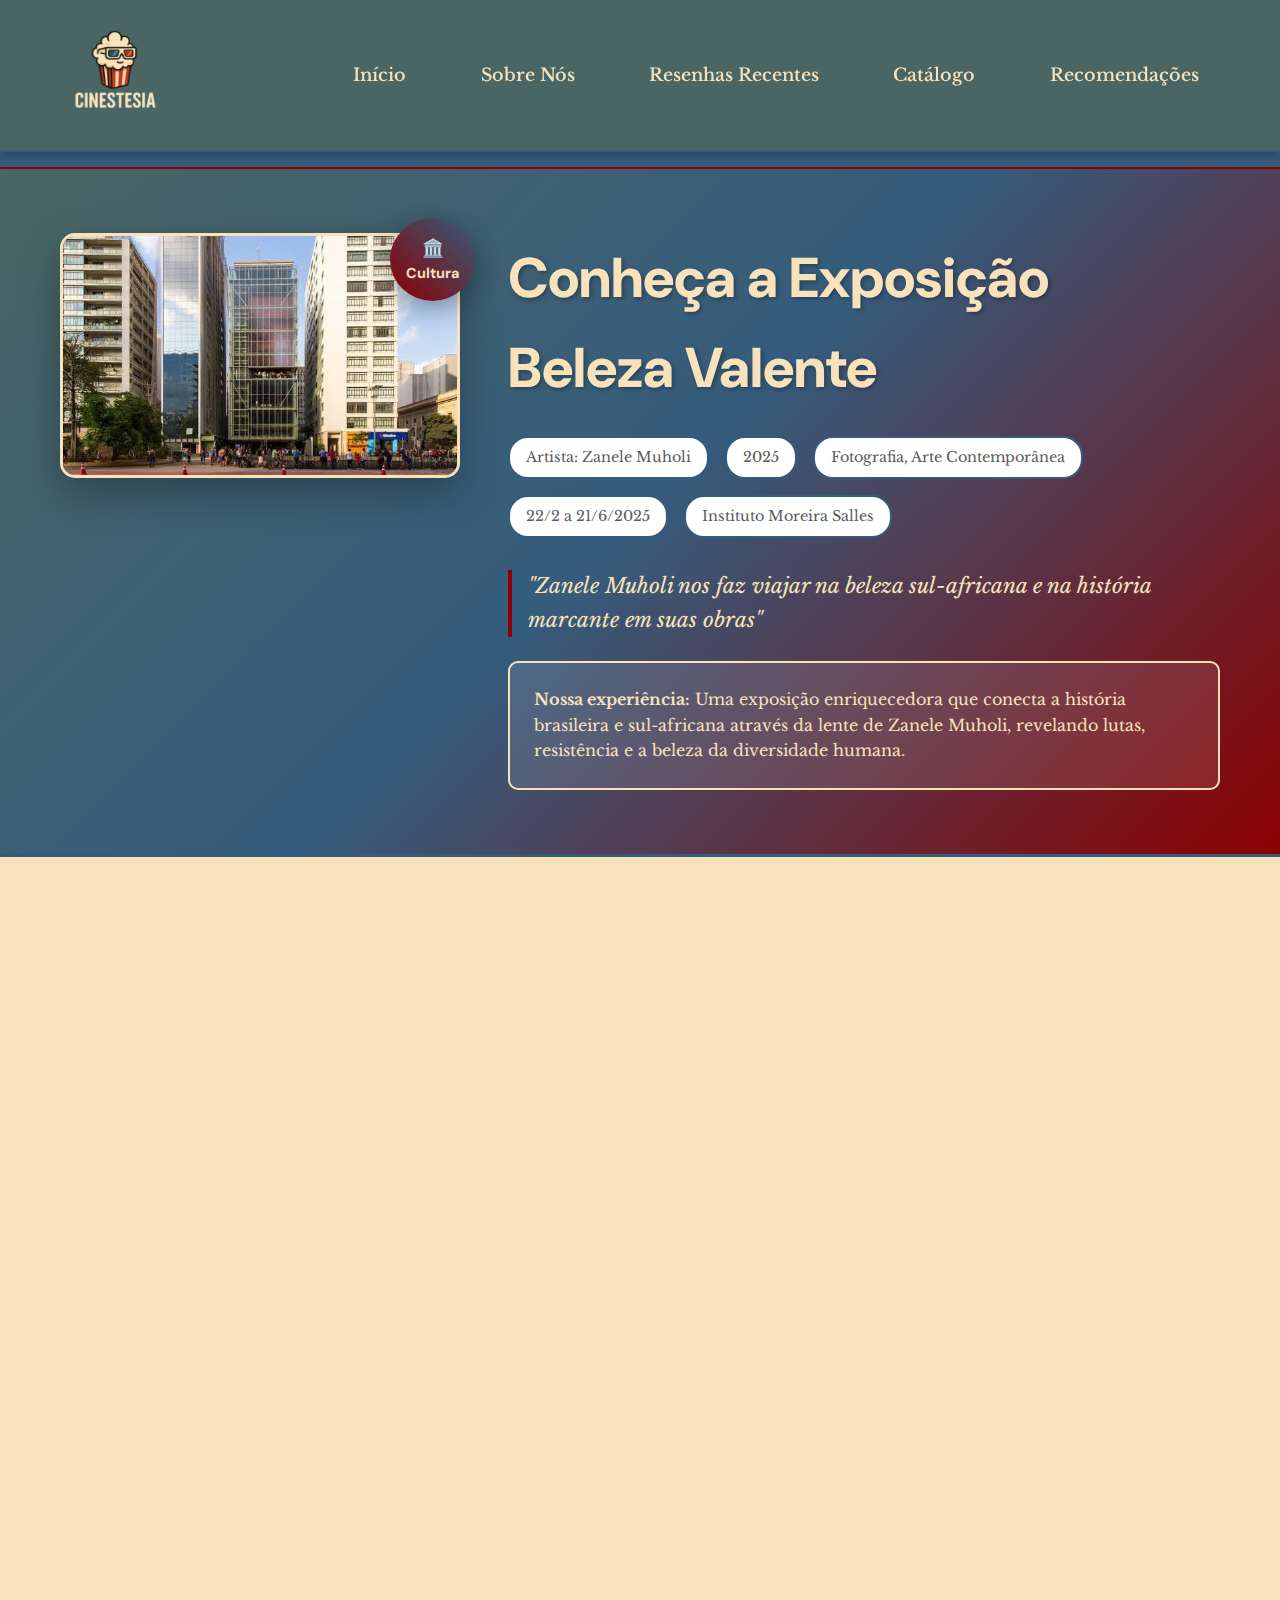
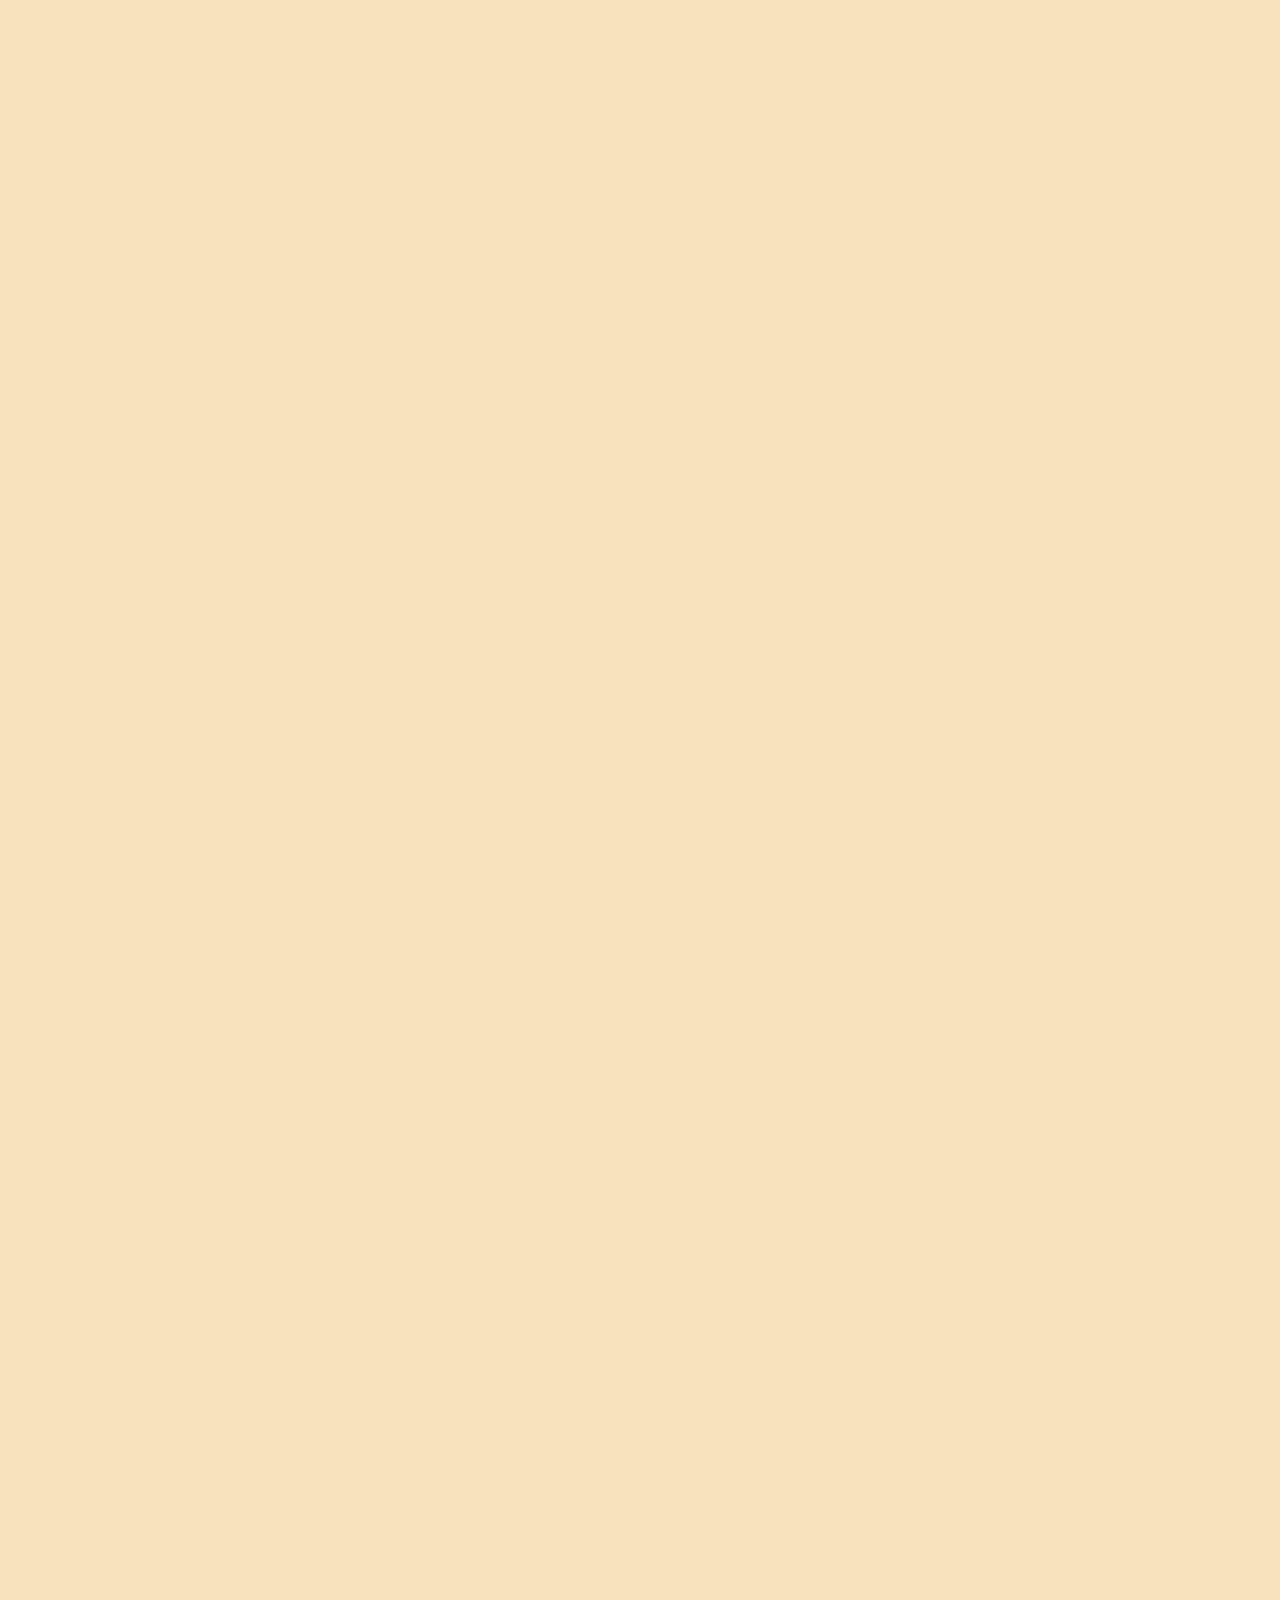
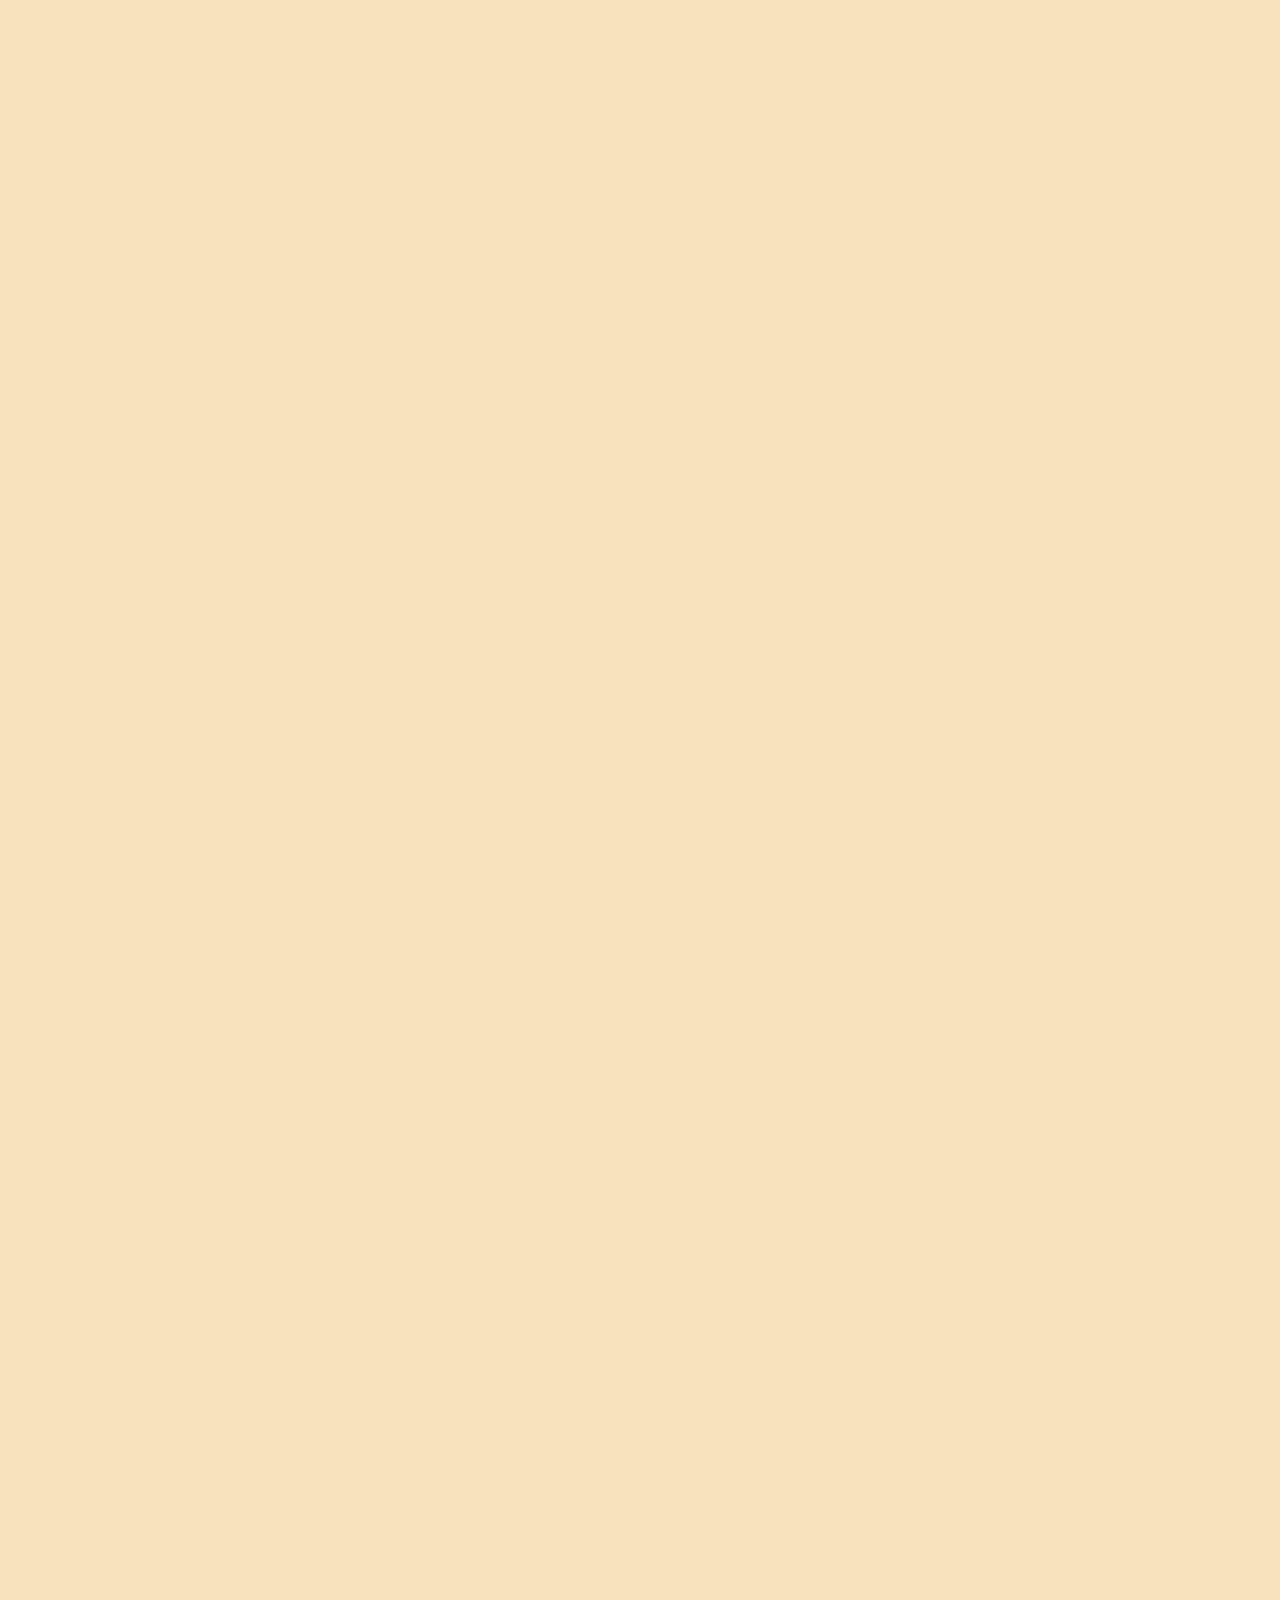
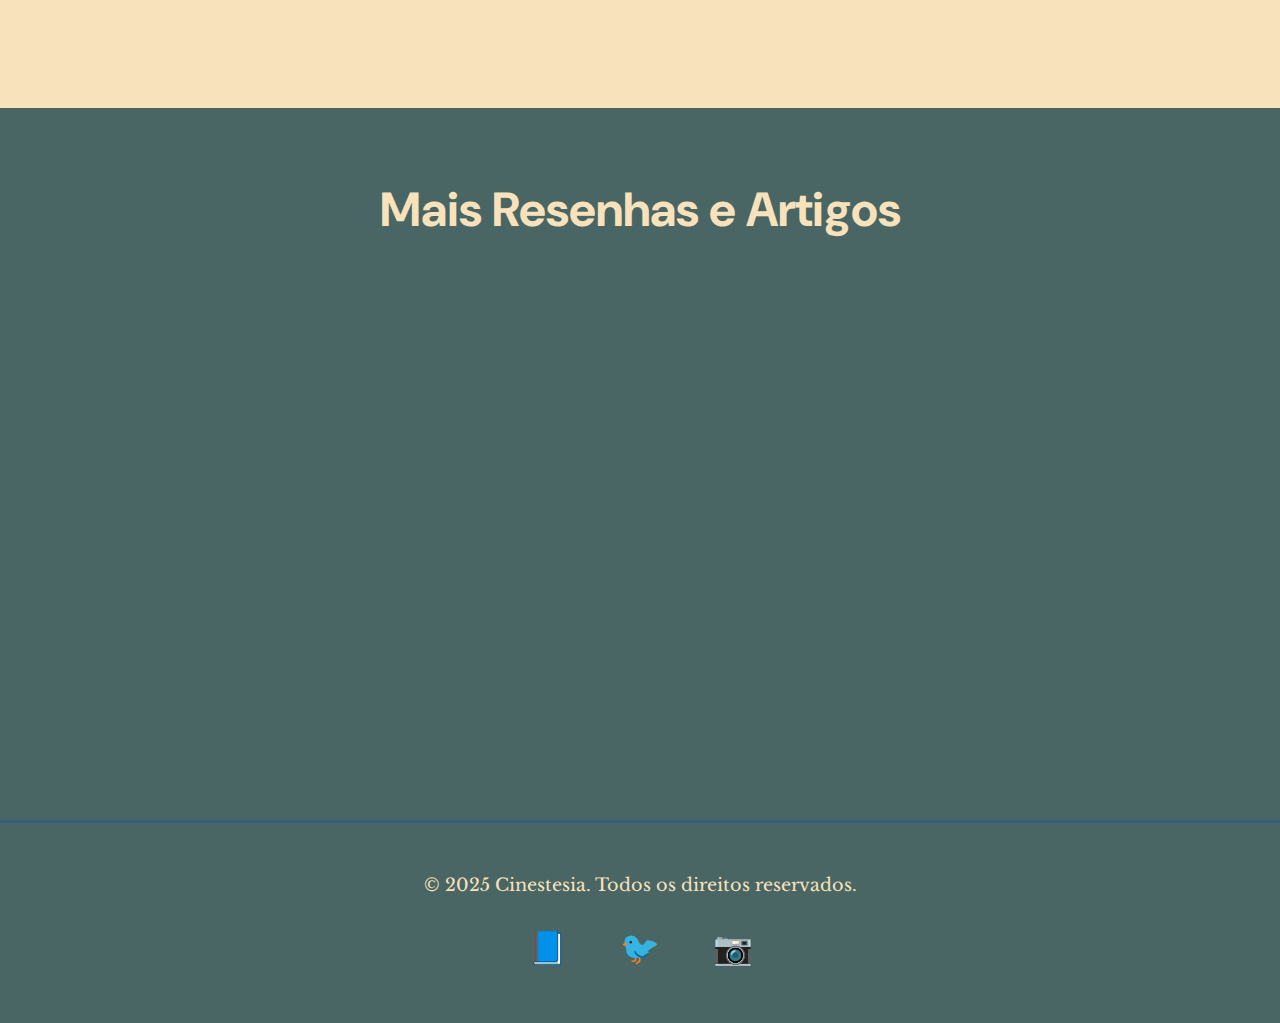
<file: pages/resenha-ims.html>
<!DOCTYPE html>
<html lang="pt-BR">
<head>
    <meta charset="UTF-8">
    <meta name="viewport" content="width=device-width, initial-scale=1.0">
    <title>Conheça a Exposição Beleza Valente no IMS | Cinestesia</title>
    <link rel="preconnect" href="https://fonts.googleapis.com">
    <link rel="preconnect" href="https://fonts.gstatic.com" crossorigin>
    <link href="https://fonts.googleapis.com/css2?family=Libre+Baskerville:ital,wght@0,400;0,700;1,400&family=DM+Sans:ital,opsz,wght@0,9..40,100..1000;1,9..40,100..1000&display=swap" rel="stylesheet">
    <link rel="stylesheet" href="../src/css/styles.css">
    <link rel="stylesheet" href="../src/css/resenha-styles.css">
    <style>
        /* Estilos específicos para galeria de imagens */
        .exhibition-gallery {
            display: grid;
            grid-template-columns: repeat(auto-fit, minmax(300px, 1fr));
            gap: 2rem;
            margin: 2rem 0;
        }
        
        .gallery-image {
            border-radius: 15px;
            overflow: hidden;
            box-shadow: 0 8px 25px rgba(0,0,0,0.2);
            transition: transform 0.3s ease;
            border: 3px solid var(--detail-blue);
        }
        
        .gallery-image:hover {
            transform: translateY(-5px);
            box-shadow: 0 12px 35px rgba(0,0,0,0.3);
        }
        
        .gallery-image img {
            width: 100%;
            height: 250px;
            object-fit: cover;
        }
        
        .gallery-caption {
            padding: 1rem;
            background-color: var(--text-light);
            font-family: 'Libre Baskerville', serif;
            font-size: 0.9rem;
            color: var(--dark-gray);
            text-align: center;
            font-style: italic;
        }
        
        .inline-image {
            width: 100%;
            max-width: 600px;
            margin: 2rem auto;
            display: block;
            border-radius: 15px;
            box-shadow: 0 8px 25px rgba(0,0,0,0.2);
            border: 3px solid var(--detail-blue);
        }
        
        .image-caption {
            text-align: center;
            font-style: italic;
            color: var(--light-gray);
            font-size: 0.9rem;
            margin-top: 0.5rem;
            font-family: 'Libre Baskerville', serif;
        }
    </style>
</head>
<body>
    <header>
        <nav class="navbar">
            <div class="nav-container">
                <div class="logo">
                    <a href="../index.html">
                        <img src="../src/images/cinestesia-logo.png" alt="Logo Cinestesia" class="logo-image">
                    </a>
                </div>
                <ul class="nav-menu">
                    <li><a href="../index.html#inicio" class="nav-link">Início</a></li>
                    <li><a href="../index.html#sobre" class="nav-link">Sobre Nós</a></li>
                    <li><a href="../index.html#resenhas" class="nav-link">Resenhas Recentes</a></li>
                    <li><a href="catalogo-resenhas.html" class="nav-link">Catálogo</a></li>
                    <li><a href="../index.html#recomendacoes" class="nav-link">Recomendações</a></li>
                </ul>
                <div class="hamburger">
                    <span></span>
                    <span></span>
                    <span></span>
                </div>
            </div>
        </nav>
    </header>

    <main class="review-main">
        <!-- Breadcrumb -->
        <section class="breadcrumb">
            <div class="container">
                <nav class="breadcrumb-nav">
                    <a href="../index.html" class="breadcrumb-link">Início</a>
                    <span class="breadcrumb-separator">›</span>
                    <a href="catalogo-resenhas.html" class="breadcrumb-link">Cultura</a>
                    <span class="breadcrumb-separator">›</span>
                    <span class="breadcrumb-current">IMS - Beleza Valente</span>
                </nav>
            </div>
        </section>

        <!-- Hero do Artigo -->
        <section class="review-hero">
            <div class="container">
                <div class="review-hero-content">
                    <div class="review-poster">
                        <img src="../src/images/ims.jpg" alt="Instituto Moreira Salles" class="poster-image">
                        <div class="rating-badge">
                            <span class="rating-stars">🏛️</span>
                            <span class="rating-score">Cultura</span>
                        </div>
                    </div>
                    <div class="review-info">
                        <h1 class="review-title">Conheça a Exposição Beleza Valente</h1>
                        <div class="movie-meta">
                            <span class="director">Artista: Zanele Muholi</span>
                            <span class="year">2025</span>
                            <span class="genre">Fotografia, Arte Contemporânea</span>
                            <span class="duration">22/2 a 21/6/2025</span>
                            <span class="country">Instituto Moreira Salles</span>
                        </div>
                        <div class="movie-tagline">
                            "Zanele Muholi nos faz viajar na beleza sul-africana e na história marcante em suas obras"
                        </div>
                        <div class="review-summary">
                            <p><strong>Nossa experiência:</strong> Uma exposição enriquecedora que conecta a história brasileira e sul-africana através da lente de Zanele Muholi, revelando lutas, resistência e a beleza da diversidade humana.</p>
                        </div>
                    </div>
                </div>
            </div>
        </section>

        <!-- Conteúdo do Artigo -->
        <section class="review-content">
            <div class="container">
                <div class="review-grid">
                    <article class="review-text">
                        <div class="review-header">
                            <h2>Nossa Experiência</h2>
                            <div class="review-meta">
                                <span class="author">Por Equipe Cinestesia</span>
                                <span class="date">30 de Junho, 2025</span>
                                <span class="read-time">Leitura: 6 min</span>
                            </div>
                        </div>

                        <div class="review-body">
                            <p class="lead-paragraph">
                                A oportunidade de visitar a exposição é <strong>enriquecedora</strong>, não só pra quem aprecia belas fotografias, mas para conhecer a história e a luta da população negra sul-africana pós-apartheid, unida à comunidade LGBTQIAPN.
                            </p>

                            <!-- Imagem da exposição -->
                            <img src="../src/images/beleza-valente-ims.jpg" alt="Exposição Beleza Valente no IMS" class="inline-image">
                            <p class="image-caption">Vista da exposição "Beleza Valente" no Instituto Moreira Salles</p>

                            <h3>Beleza Valente - A Exposição</h3>
                            <p>
                                Ao emergir nos quadros é nítido como a história brasileira se interliga à sul-africana. Os preconceitos, a luta e o mais importante, a resistência. As raízes brasileiras estão em solo africano e os continentes separados pelo Oceano Atlântico apresentam muitas particularidades em comum. Há uma grande importância em uma exposição sul-africana no Brasil.
                            </p>

                            <p>
                                Muholi compôs sua exposição com <em>Faces and Phases</em> (2006), um extenso mapeamento de pessoas lésbicas, bissexuais, não binárias e transmasculinas. E também com <em>Somnyama Ngomyama</em>, compostos por autorretratos que tratam de temas como racismo, trabalho, eurocentrismo e sexualidade. Muholi fez trabalhos inéditos produzidos no Brasil.
                            </p>

                            <!-- Galeria de imagens da exposição -->
                            <div class="exhibition-gallery">
                                <div class="gallery-image">
                                    <img src="../src/images/exposicao-ims.jpg" alt="Visitantes na exposição">
                                    <div class="gallery-caption">Visitantes apreciando as obras de Zanele Muholi</div>
                                </div>
                                <div class="gallery-image">
                                    <img src="../src/images/muholi-ims.jpg" alt="Obra de Zanele Muholi">
                                    <div class="gallery-caption">Uma das poderosas fotografias de Muholi em exibição</div>
                                </div>
                            </div>

                            <h3>Quem é Zanele Muholi?</h3>
                            <p>
                                Zanele Muholi nasceu em <strong>19 de julho de 1972</strong> em Durban, África do Sul. Cresceu com seus cinco irmãos e apenas a mãe sustentando a casa como empregada doméstica. A paixão pela fotografia começou a surgir na adolescência e foi em 2003 que Muholi concluiu o curso de fotografia avançada na escola de fotografia e galeria Market Photo Workshop em Newtown, Joanesburgo.
                            </p>

                            <p>
                                Alguns anos depois, em <strong>2009</strong>, recebeu o título de mestrado pela Universidade Ryerson, em Toronto, Canadá. O tema da dissertação apresentava a história da identidade das lésbicas negras e suas políticas no contexto sul-africano pós apartheid.
                            </p>

                            <h3>Contexto do Apartheid</h3>
                            <p>
                                A título de curiosidade, apartheid foi um movimento de segregação racial durante o período de <strong>1948 a 1994</strong>. A separação entre pretos e brancos acontecia em todos os lugares da África do Sul, causando uma opressão da população negra que perpetua até hoje por meio do racismo estrutural.
                            </p>

                            <p>
                                Depois de diversos trabalhos tão relevantes para a população negra, mulheres e comunidade LGBTQIAPN, Zanele se descreve como não apenas uma fotógrafa, mas uma <em>ativista visual</em>. Hoje, é docente de vídeo e foto na Universidade de Bremen, na Alemanha.
                            </p>

                            <h3>O que é o IMS?</h3>
                            <p>
                                O <strong>Instituto Moreira Sales</strong> foi fundado pelo diplomata Walther Moreira Sales em 1992, o primeiro centro cultural foi criado em Poços de Caldas (MG). Em São Paulo, a inauguração foi em um casarão no bairro de Higienópolis em 1996.
                            </p>

                            <p>
                                A localização foi pensada pelo arquiteto Olavo Redig e o paisagismo pelo renomado Burle Marx. A inauguração na Avenida Paulista foi em 2017 e, hoje, é um importante centro cultural no coração de São Paulo.
                            </p>
                        </div>

                        <div class="review-footer">
                            <div class="review-rating">
                                <h4>Avaliação da Exposição</h4>
                                <div class="rating-breakdown">
                                    <div class="rating-item">
                                        <span class="rating-label">Relevância Cultural</span>
                                        <div class="rating-stars">★★★★★</div>
                                    </div>
                                    <div class="rating-item">
                                        <span class="rating-label">Qualidade Artística</span>
                                        <div class="rating-stars">★★★★★</div>
                                    </div>
                                    <div class="rating-item">
                                        <span class="rating-label">Experiência Educativa</span>
                                        <div class="rating-stars">★★★★★</div>
                                    </div>
                                    <div class="rating-item">
                                        <span class="rating-label">Impacto Social</span>
                                        <div class="rating-stars">★★★★★</div>
                                    </div>
                                </div>
                                <div class="final-score">
                                    <span class="score-label">Recomendação:</span>
                                    <span class="score-value">Imperdível</span>
                                </div>
                            </div>

                            <div class="review-tags">
                                <h4>Tags</h4>
                                <div class="tags-list">
                                    <span class="tag">Zanele Muholi</span>
                                    <span class="tag">Fotografia</span>
                                    <span class="tag">Arte Sul-Africana</span>
                                    <span class="tag">LGBTQIAPN</span>
                                    <span class="tag">IMS</span>
                                    <span class="tag">Ativismo Visual</span>
                                </div>
                            </div>
                        </div>
                    </article>

                    <aside class="review-sidebar">
                        <div class="sidebar-card movie-info">
                            <h3>Informações da Exposição</h3>
                            <div class="info-list">
                                <div class="info-item">
                                    <span class="info-label">Data:</span>
                                    <span class="info-value">22/2 a 21/6/2025</span>
                                </div>
                                <div class="info-item">
                                    <span class="info-label">Local:</span>
                                    <span class="info-value">IMS Paulista</span>
                                </div>
                                <div class="info-item">
                                    <span class="info-label">Endereço:</span>
                                    <span class="info-value">Av. Paulista, 2424</span>
                                </div>
                                <div class="info-item">
                                    <span class="info-label">Horário:</span>
                                    <span class="info-value">Ter a dom, 10h às 20h</span>
                                </div>
                                <div class="info-item">
                                    <span class="info-label">Entrada:</span>
                                    <span class="info-value">Gratuita</span>
                                </div>
                                <div class="info-item">
                                    <span class="info-label">Acessibilidade:</span>
                                    <span class="info-value">Sim</span>
                                </div>
                                <div class="info-item">
                                    <span class="info-label">Classificação:</span>
                                    <span class="info-value">Sensível +12 anos</span>
                                </div>
                            </div>
                        </div>

                        <div class="sidebar-card sequels-info">
                            <h3>Obras em Destaque</h3>
                            <div class="sequel-item">
                                <h4>Faces and Phases (2006)</h4>
                                <p>Mapeamento de pessoas lésbicas, bissexuais, não binárias e transmasculinas</p>
                            </div>
                            <div class="sequel-item">
                                <h4>Somnyama Ngomyama</h4>
                                <p>Autorretratos sobre racismo, trabalho, eurocentrismo e sexualidade</p>
                            </div>
                            <div class="sequel-item">
                                <h4>Obras Inéditas</h4>
                                <p>Trabalhos produzidos especialmente durante estadia no Brasil</p>
                            </div>
                        </div>

                        <div class="sidebar-card share-buttons">
                            <h3>Compartilhar</h3>
                            <div class="share-list">
                                <button class="share-btn facebook">📘 Facebook</button>
                                <button class="share-btn twitter">🐦 Twitter</button>
                                <button class="share-btn whatsapp">📱 WhatsApp</button>
                                <button class="share-btn copy-link">🔗 Copiar Link</button>
                            </div>
                        </div>
                    </aside>
                </div>
            </div>
        </section>

        <!-- Artigos Relacionados -->
        <section class="related-reviews">
            <div class="container">
                <h2>Mais Resenhas e Artigos</h2>
                <div class="related-grid">
                    <article class="related-card">
                        <div class="related-image">
                            <img src="../src/images/musicas-abolicao.jpg" alt="Abolição pra quem?">
                        </div>
                        <div class="related-content">
                            <h3>Abolição pra quem? Quatro vozes que ainda gritam</h3>
                            <p>Quatro artistas do rap nacional que transformam dor em resistência através da música...</p>
                            <a href="artigo-abolicao.html" class="read-more-btn">Ler Artigo</a>
                        </div>
                    </article>

                    <article class="related-card">
                        <div class="related-image">
                            <img src="../src/images/tempos-modernos-charlie-chaplin.jpg" alt="Tempos Modernos">
                        </div>
                        <div class="related-content">
                            <h3>Tempos Modernos (1936)</h3>
                            <p>Charlie Chaplin e sua crítica social através do humor: quando rir é uma forma de resistir...</p>
                            <a href="artigo-tempos-modernos.html" class="read-more-btn">Ler Resenha</a>
                        </div>
                    </article>

                    <article class="related-card">
                        <div class="related-image">
                            <img src="../src/images/kiriku.png" alt="Kiriku e a Feiticeira">
                        </div>
                        <div class="related-content">
                            <h3>Kiriku e a Feiticeira</h3>
                            <p>Uma obra-prima da animação que celebra a cultura africana através de uma narrativa única...</p>
                            <a href="resenha-kiriku.html" class="read-more-btn">Ler Resenha</a>
                        </div>
                    </article>
                </div>
            </div>
        </section>

    </main>

    <footer>
        <div class="container">
            <p>&copy; 2025 Cinestesia. Todos os direitos reservados.</p>
            <div class="social-links">
                <a href="https://www.linkedin.com/in/cinestesia-espro-248818369" aria-label="LinkedIn">📘</a>
                <a href="https://www.tiktok.com/@cinestesia" aria-label="TikTok">🐦</a>
                <a href="https://www.instagram.com/cinestesia_ep" aria-label="Instagram">📷</a>
            </div>
        </div>
    </footer>

    <script src="../script.js"></script>
    <script src="../resenha-script.js"></script>
</body>
</html>
</file>
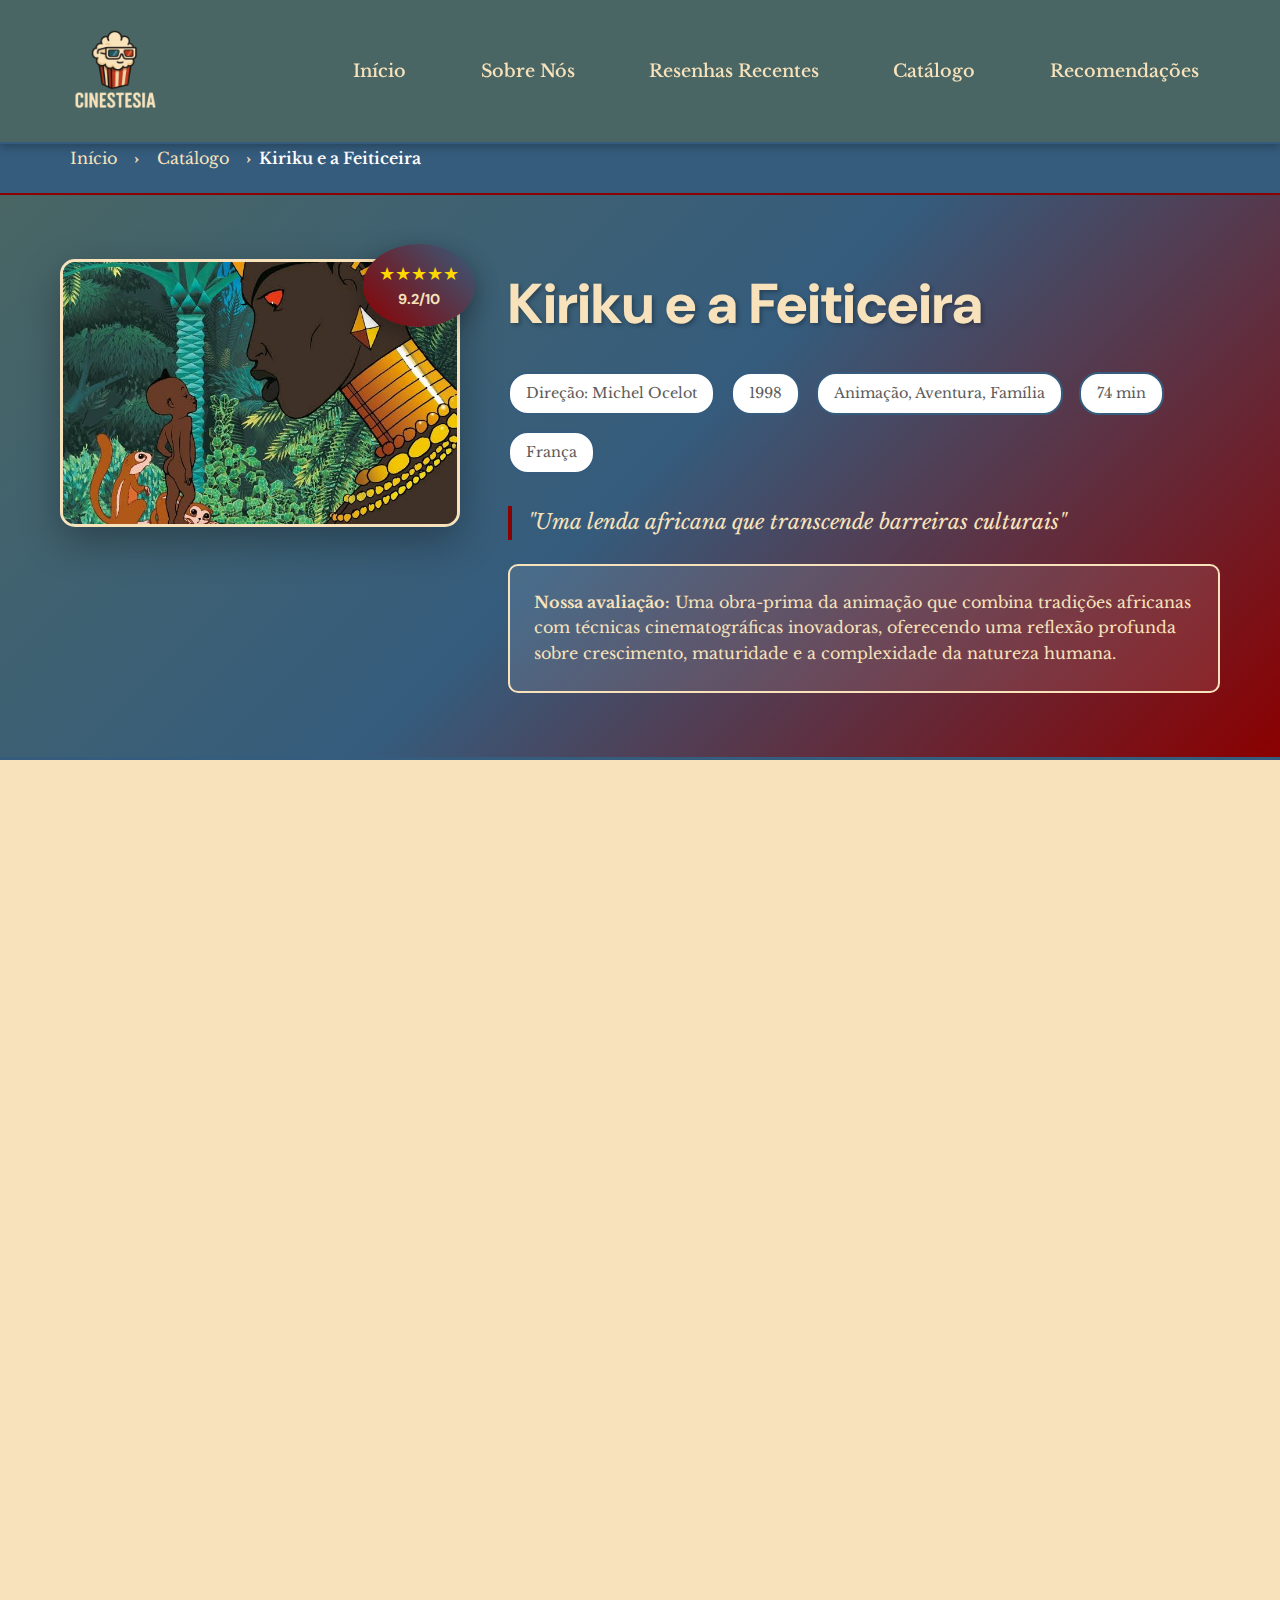
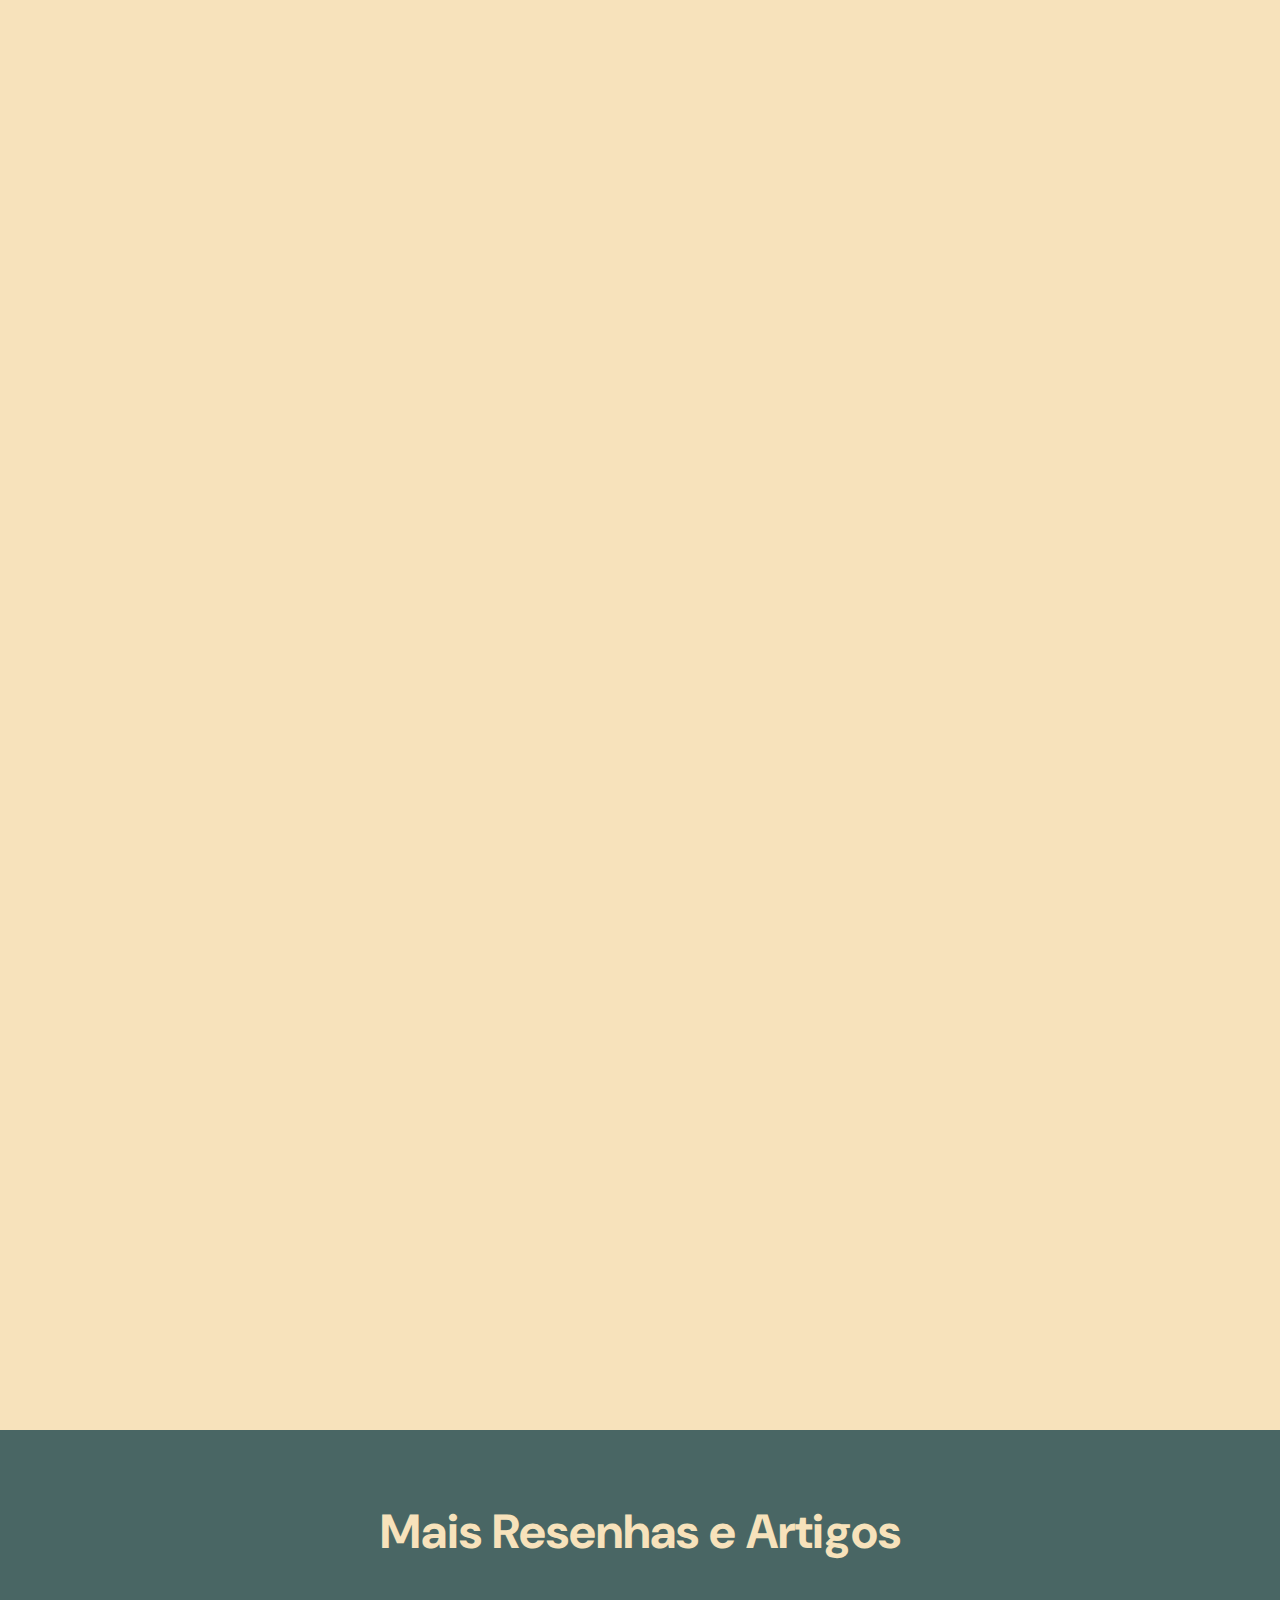
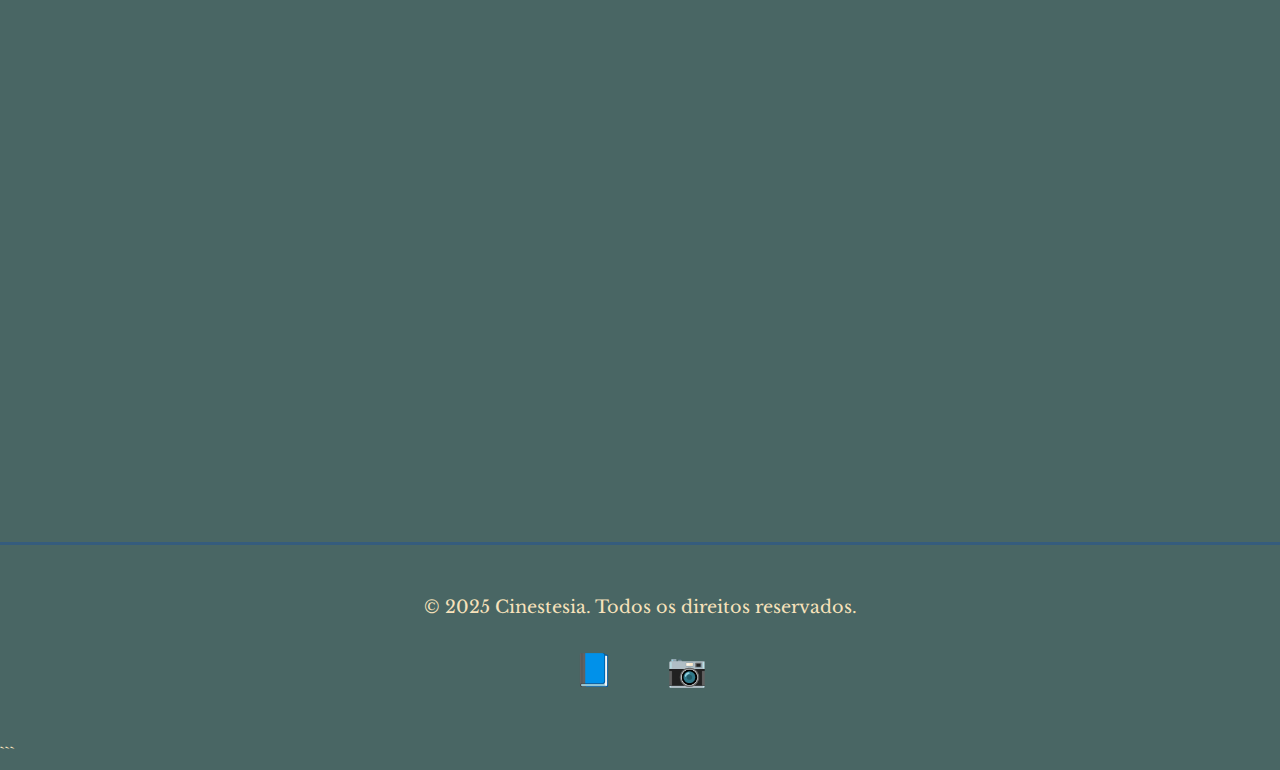
<file: pages/resenha-kiriku.html>
# Página de Resenha - Kiriku e a Feiticeira

```html
<!DOCTYPE html>
<html lang="pt-BR">
<head>
    <meta charset="UTF-8">
    <meta name="viewport" content="width=device-width, initial-scale=1.0">
    <title>Kiriku e a Feiticeira - Resenha | Cinestesia</title>
    <link rel="preconnect" href="https://fonts.googleapis.com">
    <link rel="preconnect" href="https://fonts.gstatic.com" crossorigin>
    <link href="https://fonts.googleapis.com/css2?family=Libre+Baskerville:ital,wght@0,400;0,700;1,400&family=DM+Sans:ital,opsz,wght@0,9..40,100..1000;1,9..40,100..1000&display=swap" rel="stylesheet">
    <link rel="stylesheet" href="../src/css/styles.css">
    <link rel="stylesheet" href="../src/css/resenha-styles.css">
</head>
<body>
    <header>
        <nav class="navbar">
            <div class="nav-container">
                <div class="logo">
                    <a href="../index.html">
                        <img src="../src/images/cinestesia-logo.png" alt="Logo Cinestesia" class="logo-image">
                    </a>
                </div>
                <ul class="nav-menu">
                    <li><a href="../index.html#inicio" class="nav-link">Início</a></li>
                    <li><a href="../index.html#sobre" class="nav-link">Sobre Nós</a></li>
                    <li><a href="../index.html#resenhas" class="nav-link">Resenhas Recentes</a></li>
                    <li><a href="./catalogo-resenhas.html" class="nav-link">Catálogo</a></li>
                    <li><a href="../index.html#recomendacoes" class="nav-link">Recomendações</a></li>
                </ul>
                <div class="hamburger">
                    <span></span>
                    <span></span>
                    <span></span>
                </div>
            </div>
        </nav>
    </header>

    <main class="review-main">
        <!-- Breadcrumb -->
        <section class="breadcrumb">
            <div class="container">
                <nav class="breadcrumb-nav">
                    <a href="../index.html" class="breadcrumb-link">Início</a>
                    <span class="breadcrumb-separator">›</span>
                    <a href="./catalogo-resenhas.html" class="breadcrumb-link">Catálogo</a>
                    <span class="breadcrumb-separator">›</span>
                    <span class="breadcrumb-current">Kiriku e a Feiticeira</span>
                </nav>
            </div>
        </section>

        <!-- Hero da Resenha -->
        <section class="review-hero">
            <div class="container">
                <div class="review-hero-content">
                    <div class="review-poster">
                        <img src="../src/images/kiriku.png" alt="Poster Kiriku e a Feiticeira" class="poster-image">
                        <div class="rating-badge">
                            <span class="rating-stars">★★★★★</span>
                            <span class="rating-score">9.2/10</span>
                        </div>
                    </div>
                    <div class="review-info">
                        <h1 class="review-title">Kiriku e a Feiticeira</h1>
                        <div class="movie-meta">
                            <span class="director">Direção: Michel Ocelot</span>
                            <span class="year">1998</span>
                            <span class="genre">Animação, Aventura, Família</span>
                            <span class="duration">74 min</span>
                            <span class="country">França</span>
                        </div>
                        <div class="movie-tagline">
                            "Uma lenda africana que transcende barreiras culturais"
                        </div>
                        <div class="review-summary">
                            <p><strong>Nossa avaliação:</strong> Uma obra-prima da animação que combina tradições africanas com técnicas cinematográficas inovadoras, oferecendo uma reflexão profunda sobre crescimento, maturidade e a complexidade da natureza humana.</p>
                        </div>
                    </div>
                </div>
            </div>
        </section>

        <!-- Conteúdo da Resenha -->
        <section class="review-content">
            <div class="container">
                <div class="review-grid">
                    <article class="review-text">
                        <div class="review-header">
                            <h2>Nossa Resenha</h2>
                            <div class="review-meta">
                                <span class="author">Por Equipe Cinestesia</span>
                                <span class="date">30 de Junho, 2025</span>
                                <span class="read-time">Leitura: 4 min</span>
                            </div>
                        </div>

                        <div class="review-body">
                            <p class="lead-paragraph">
                                <strong>Kiriku e a Feiticeira</strong> é uma obra incrível que mostra um pouco da cultura africana. Um grande trabalho de animação realizado por um pequeno estúdio francês com poucos recursos, mas que, mesmo assim, consegue adaptar essa história maravilhosa, cheia de nuances e lições.
                            </p>

                            <h3>Uma Reflexão Sobre Crescimento e Maturidade</h3>
                            <p>
                                A obra reflete profundamente sobre o que é crescer, o que é a maturidade e o que é "ser". Além disso, traz uma reflexão tocante sobre como as pessoas nem sempre são realmente más — às vezes, são apenas indivíduos com histórias de vida diferentes das que imaginamos. Mostra também que traumas podem ser superados, e que é possível se tornar um ser humano melhor.
                            </p>

                            <h3>A Lenda do Pequeno Herói</h3>
                            <p>
                                O filme retrata uma lenda africana em que um recém-nascido superdotado, que já nasce sabendo falar, andar e correr muito rápido, assume a missão de salvar sua aldeia da temida Karabá — uma feiticeira terrível que eliminou todos os guerreiros, secou a fonte de água e roubou o ouro das mulheres.
                            </p>

                            <p>
                                Kiriku é tratado de forma ambígua pelos habitantes da aldeia: por ser um bebê, é muitas vezes desprezado pelos mais velhos quando tenta ajudar, mas tem suas ações heroicas comemoradas com entusiasmo — embora o desprezo retorne logo depois. Apenas sua mãe o trata com respeito e reconhece sua inteligência.
                            </p>

                            <h3>Um Universo em Expansão</h3>
                            <p>
                                Além disso, existem duas sequências do filme original de 1998, lançadas em 2005 e 2012, respectivamente, chamadas <em>Kiriku e os Animais Selvagens</em> e <em>Kiriku: Os Homens e as Mulheres</em>. Essas continuações trazem novos contos que se passam durante a infância de Kiriku, situando-se em momentos diversos dentro da narrativa do primeiro filme, e aprofundam ainda mais o universo do pequeno herói africano.
                            </p>
                        </div>

                        <div class="review-footer">
                            <div class="review-rating">
                                <h4>Nossa Avaliação Final</h4>
                                <div class="rating-breakdown">
                                    <div class="rating-item">
                                        <span class="rating-label">Roteiro</span>
                                        <div class="rating-stars">★★★★★</div>
                                    </div>
                                    <div class="rating-item">
                                        <span class="rating-label">Animação</span>
                                        <div class="rating-stars">★★★★★</div>
                                    </div>
                                    <div class="rating-item">
                                        <span class="rating-label">Trilha Sonora</span>
                                        <div class="rating-stars">★★★★☆</div>
                                    </div>
                                    <div class="rating-item">
                                        <span class="rating-label">Impacto Cultural</span>
                                        <div class="rating-stars">★★★★★</div>
                                    </div>
                                </div>
                                <div class="final-score">
                                    <span class="score-label">Nota Final:</span>
                                    <span class="score-value">9.2/10</span>
                                </div>
                            </div>

                            <div class="review-tags">
                                <h4>Tags</h4>
                                <div class="tags-list">
                                    <span class="tag">Animação</span>
                                    <span class="tag">Cultura Africana</span>
                                    <span class="tag">Lenda</span>
                                    <span class="tag">Coming of Age</span>
                                    <span class="tag">Cinema Francês</span>
                                    <span class="tag">Família</span>
                                </div>
                            </div>
                        </div>
                    </article>

                    <aside class="review-sidebar">
                        <div class="sidebar-card movie-info">
                            <h3>Informações do Filme</h3>
                            <div class="info-list">
                                <div class="info-item">
                                    <span class="info-label">Título Original:</span>
                                    <span class="info-value">Kirikou et la Sorcière</span>
                                </div>
                                <div class="info-item">
                                    <span class="info-label">Diretor:</span>
                                    <span class="info-value">Michel Ocelot</span>
                                </div>
                                <div class="info-item">
                                    <span class="info-label">Roteiro:</span>
                                    <span class="info-value">Michel Ocelot</span>
                                </div>
                                <div class="info-item">
                                    <span class="info-label">Estúdio:</span>
                                    <span class="info-value">Les Armateurs</span>
                                </div>
                                <div class="info-item">
                                    <span class="info-label">Lançamento:</span>
                                    <span class="info-value">9 de dezembro de 1998</span>
                                </div>
                                <div class="info-item">
                                    <span class="info-label">Orçamento:</span>
                                    <span class="info-value">Baixo orçamento</span>
                                </div>
                            </div>
                        </div>

                        <div class="sidebar-card sequels-info">
                            <h3>Sequências</h3>
                            <div class="sequel-item">
                                <h4>Kiriku e os Animais Selvagens</h4>
                                <p><strong>2005</strong> - Novos contos da infância de Kiriku</p>
                            </div>
                            <div class="sequel-item">
                                <h4>Kiriku: Os Homens e as Mulheres</h4>
                                <p><strong>2012</strong> - Mais aventuras do pequeno herói</p>
                            </div>
                        </div>

                        <div class="sidebar-card share-buttons">
                            <h3>Compartilhar</h3>
                            <div class="share-list">
                                <button class="share-btn facebook">📘 Facebook</button>
                                <button class="share-btn twitter">🐦 Twitter</button>
                                <button class="share-btn whatsapp">📱 WhatsApp</button>
                                <button class="share-btn copy-link">🔗 Copiar Link</button>
                            </div>
                        </div>
                    </aside>
                </div>
            </div>
        </section>

        <!-- Resenhas Relacionadas -->
        <section class="related-reviews">
            <div class="container">
                <h2>Mais Resenhas e Artigos</h2>
                <div class="related-grid">
                    <article class="related-card">
                        <div class="related-image">
                            <img src="../src/images/tempos-modernos-charlie-chaplin.jpg" alt="Tempos Modernos">
                        </div>
                        <div class="related-content">
                            <h3>Tempos Modernos (1936)</h3>
                            <p>Charlie Chaplin e sua crítica social através do humor: quando rir é uma forma de resistir...</p>
                            <a href="./resenha-tempos-modernos.html" class="read-more-btn">Ler Resenha</a>
                        </div>
                    </article>

                    <article class="related-card">
                        <div class="related-image">
                            <img src="../src/images/musicas-abolicao.jpg" alt="Abolição pra quem?">
                        </div>
                        <div class="related-content">
                            <h3>Abolição pra quem? Quatro vozes que ainda gritam</h3>
                            <p>Quatro artistas do rap nacional que transformam dor em resistência, mostrando que a luta continua...</p>
                            <a href="resenha-abolicao.html" class="read-more-btn">Ler Artigo</a>
                        </div>
                    </article>

                    <article class="related-card">
                        <div class="related-image">
                            <img src="../src/images/ims.jpg" alt="Exposição Beleza Valente">
                        </div>
                        <div class="related-content">
                            <h3>Exposição Beleza Valente no IMS</h3>
                            <p>Uma exposição enriquecedora que conecta a história brasileira e sul-africana através da lente de Zanele Muholi...</p>
                            <a href="resenha-ims.html" class="read-more-btn">Ler Artigo</a>
                        </div>
                    </article>
                </div>
            </div>
        </section>

    </main>

    <footer>
        <div class="container">
            <p>&copy; 2025 Cinestesia. Todos os direitos reservados.</p>
            <div class="social-links">
                <a href="https://www.linkedin.com/in/cinestesia-espro-248818369" aria-label="LinkedIn">📘</a>
                <a href="https://www.instagram.com/cinestesia_ep" aria-label="Instagram">📷</a>
            </div>
        </div>
    </footer>

    <script src="../script.js"></script>
    <script src="../resenha-script.js"></script>
</body>
</html>
```
</file>
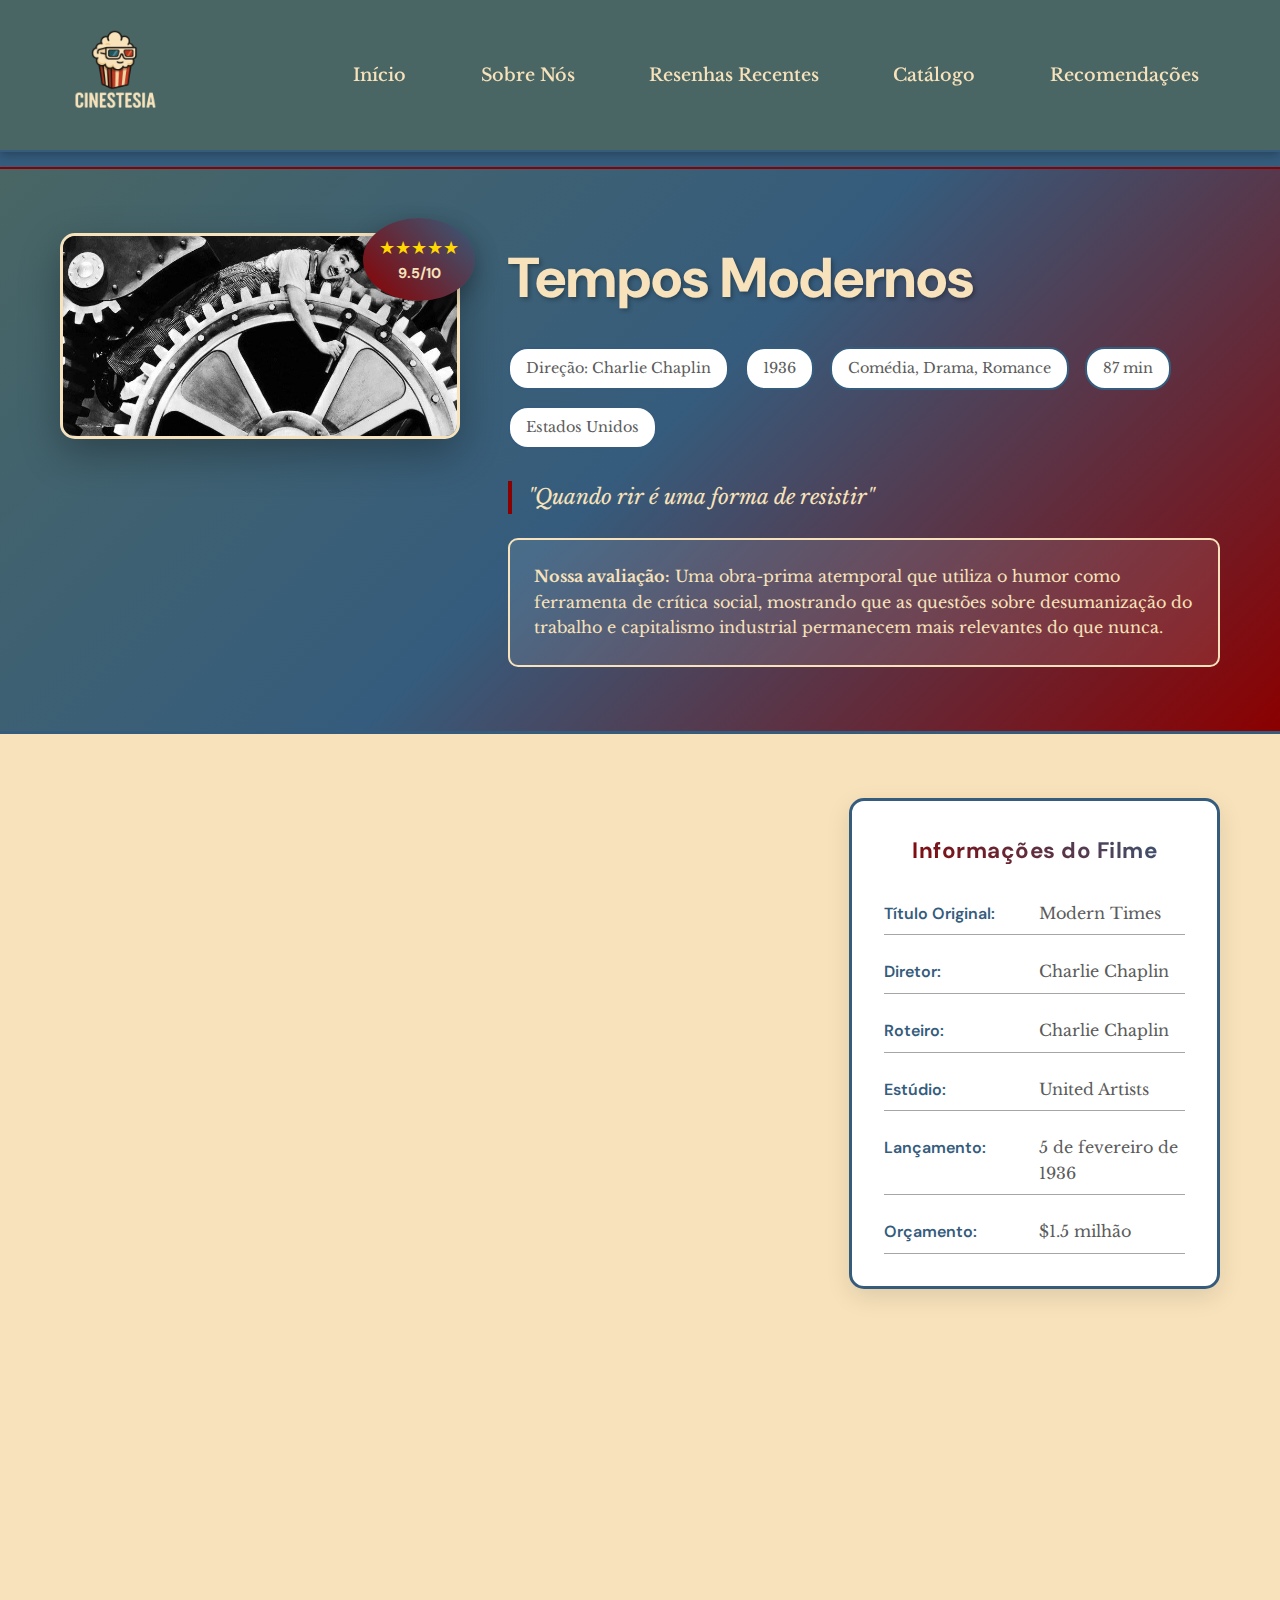
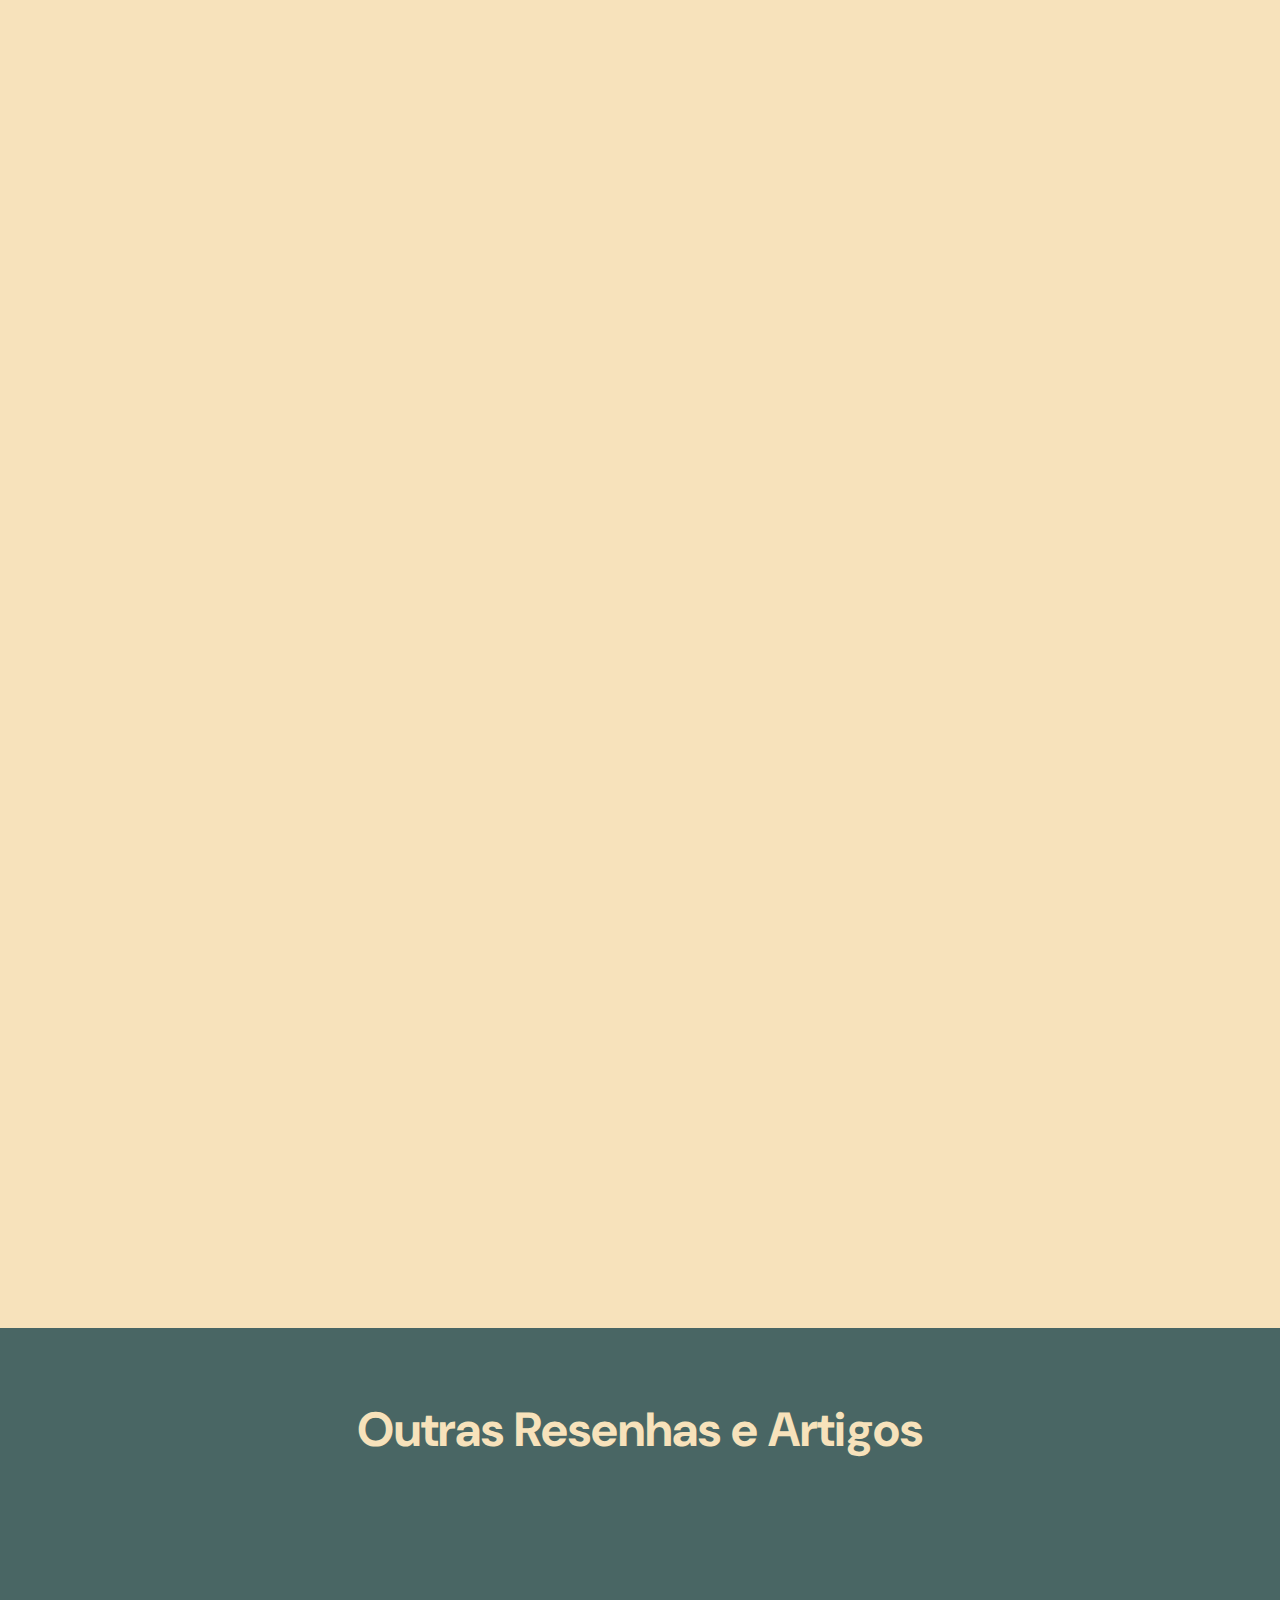
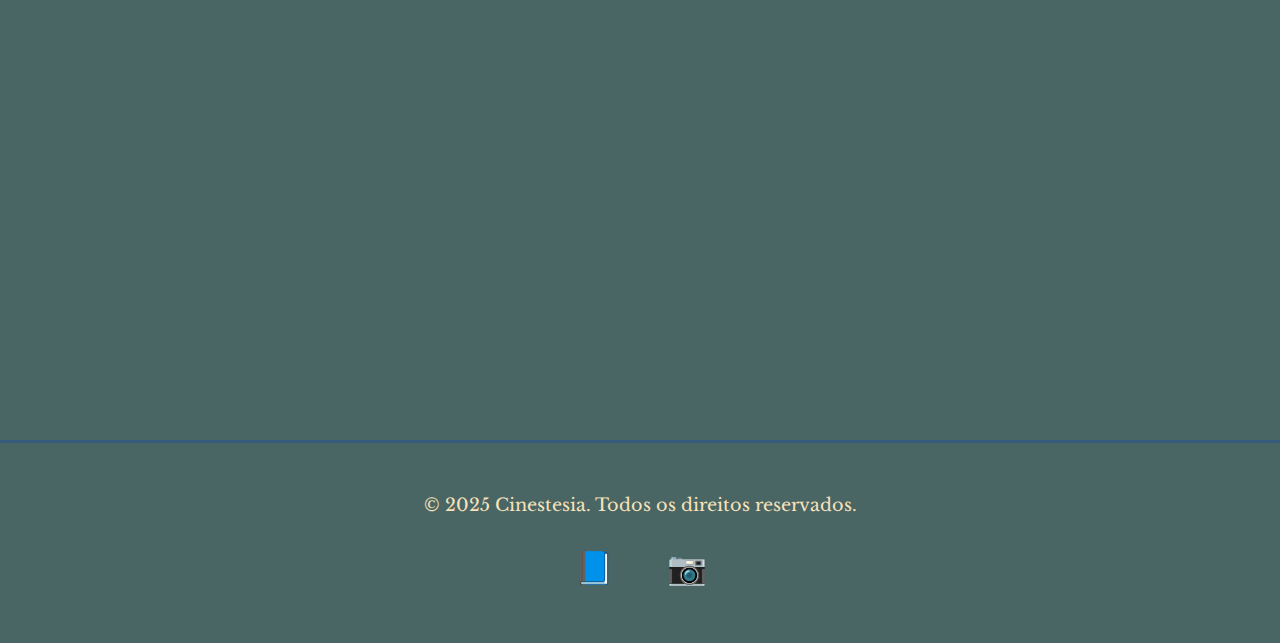
<file: pages/resenha-tempos-modernos.html>
<!DOCTYPE html>
<html lang="pt-BR">
<head>
    <meta charset="UTF-8">
    <meta name="viewport" content="width=device-width, initial-scale=1.0">
    <title>Tempos Modernos (1936): quando rir é uma forma de resistir | Cinestesia</title>
    <link rel="preconnect" href="https://fonts.googleapis.com">
    <link rel="preconnect" href="https://fonts.gstatic.com" crossorigin>
    <link href="https://fonts.googleapis.com/css2?family=Libre+Baskerville:ital,wght@0,400;0,700;1,400&family=DM+Sans:ital,opsz,wght@0,9..40,100..1000;1,9..40,100..1000&display=swap" rel="stylesheet">
    <link rel="stylesheet" href="../src/css/styles.css">
    <link rel="stylesheet" href="../src/css/resenha-styles.css">
</head>
<body>
    <header>
        <nav class="navbar">
            <div class="nav-container">
                <div class="logo">
                    <a href="../index.html">
                        <img src="../src/images/cinestesia-logo.png" alt="Logo Cinestesia" class="logo-image">
                    </a>
                </div>
                <ul class="nav-menu">
                    <li><a href="../index.html#inicio" class="nav-link">Início</a></li>
                    <li><a href="../index.html#sobre" class="nav-link">Sobre Nós</a></li>
                    <li><a href="../index.html#resenhas" class="nav-link">Resenhas Recentes</a></li>
                    <li><a href="./catalogo-resenhas.html" class="nav-link">Catálogo</a></li>
                    <li><a href="../index.html#recomendacoes" class="nav-link">Recomendações</a></li>
                </ul>
                <div class="hamburger">
                    <span></span>
                    <span></span>
                    <span></span>
                </div>
            </div>
        </nav>
    </header>

    <main class="review-main">
        <!-- Breadcrumb -->
        <section class="breadcrumb">
            <div class="container">
                <nav class="breadcrumb-nav">
                    <a href="../index.html" class="breadcrumb-link">Início</a>
                    <span class="breadcrumb-separator">›</span>
                    <a href="./catalogo-resenhas.html" class="breadcrumb-link">Catálogo</a>
                    <span class="breadcrumb-separator">›</span>
                    <span class="breadcrumb-current">Tempos Modernos</span>
                </nav>
            </div>
        </section>

        <!-- Hero da Resenha -->
        <section class="review-hero">
            <div class="container">
                <div class="review-hero-content">
                    <div class="review-poster">
                        <img src="../src/images/tempos-modernos-charlie-chaplin.jpg" alt="Poster Tempos Modernos" class="poster-image">
                        <div class="rating-badge">
                            <span class="rating-stars">★★★★★</span>
                            <span class="rating-score">9.5/10</span>
                        </div>
                    </div>
                    <div class="review-info">
                        <h1 class="review-title">Tempos Modernos</h1>
                        <div class="movie-meta">
                            <span class="director">Direção: Charlie Chaplin</span>
                            <span class="year">1936</span>
                            <span class="genre">Comédia, Drama, Romance</span>
                            <span class="duration">87 min</span>
                            <span class="country">Estados Unidos</span>
                        </div>
                        <div class="movie-tagline">
                            "Quando rir é uma forma de resistir"
                        </div>
                        <div class="review-summary">
                            <p><strong>Nossa avaliação:</strong> Uma obra-prima atemporal que utiliza o humor como ferramenta de crítica social, mostrando que as questões sobre desumanização do trabalho e capitalismo industrial permanecem mais relevantes do que nunca.</p>
                        </div>
                    </div>
                </div>
            </div>
        </section>

        <!-- Conteúdo da Resenha -->
        <section class="review-content">
            <div class="container">
                <div class="review-grid">
                    <article class="review-text">
                        <div class="review-header">
                            <h2>Nossa Resenha</h2>
                            <div class="review-meta">
                                <span class="author">Por Equipe Cinestesia</span>
                                <span class="date">30 de Junho, 2025</span>
                                <span class="read-time">Leitura: 2 min</span>
                            </div>
                        </div>

                        <div class="review-body">
                            <p class="lead-paragraph">
                                <strong>Tempos Modernos</strong>, dirigido e estrelado por Charlie Chaplin, é aquele tipo de filme que mesmo sendo de 1936 ainda bate forte nas questões sociais de hoje. Misturando comédia, drama e romance, o longa acompanha Carlitos — o famoso personagem de Chaplin — tentando sobreviver num mundo cada vez mais mecânico, acelerado e desumano.
                            </p>

                            <h3>A Crítica ao Capitalismo Industrial</h3>
                            <p>
                                Logo de cara, a crítica ao capitalismo industrial é direta: trabalhadores sendo tratados como peças de uma máquina, ritmo de trabalho insano, vigilância constante e nenhum espaço pra dignidade. A cena em que Carlitos é engolido pelas engrenagens da fábrica virou símbolo da desumanização do trabalho. É engraçado, mas é pesado — e é justamente essa mistura que torna o filme tão genial.
                            </p>

                            <h3>Humor Como Resistência</h3>
                            <p>
                                No meio do caos, Carlitos conhece uma jovem órfã e, juntos, os dois tentam escapar da miséria e encontrar algum respiro. Mesmo passando por prisões, desemprego e fome, o filme nunca perde o tom de esperança. Chaplin mostra que o humor pode ser uma ferramenta poderosa de crítica e resistência.
                            </p>

                            <h3>Relevância Contemporânea</h3>
                            <p>
                                Mais do que um clássico, <em>Tempos Modernos</em> é um tapa de luva na cara de um sistema que ainda hoje coloca o lucro acima das pessoas. Um filme antigo, sim, mas com uma mensagem muito atual: a humanidade não pode ser engolida pelas máquinas — nem pelas regras injustas do jogo social.
                            </p>

                            <p>
                                A genialidade de Chaplin está em conseguir abordar temas pesados como alienação, desemprego e desigualdade social através de uma comédia que faz rir e chorar ao mesmo tempo. Cada gag, cada situação cômica carrega uma crítica profunda sobre a condição humana na era industrial.
                            </p>
                        </div>

                        <div class="review-footer">
                            <div class="review-rating">
                                <h4>Nossa Avaliação Final</h4>
                                <div class="rating-breakdown">
                                    <div class="rating-item">
                                        <span class="rating-label">Roteiro</span>
                                        <div class="rating-stars">★★★★★</div>
                                    </div>
                                    <div class="rating-item">
                                        <span class="rating-label">Direção</span>
                                        <div class="rating-stars">★★★★★</div>
                                    </div>
                                    <div class="rating-item">
                                        <span class="rating-label">Atuação</span>
                                        <div class="rating-stars">★★★★★</div>
                                    </div>
                                    <div class="rating-item">
                                        <span class="rating-label">Relevância Social</span>
                                        <div class="rating-stars">★★★★★</div>
                                    </div>
                                </div>
                                <div class="final-score">
                                    <span class="score-label">Nota Final:</span>
                                    <span class="score-value">9.5/10</span>
                                </div>
                            </div>

                            <div class="review-tags">
                                <h4>Tags</h4>
                                <div class="tags-list">
                                    <span class="tag">Charlie Chaplin</span>
                                    <span class="tag">Comédia Clássica</span>
                                    <span class="tag">Crítica Social</span>
                                    <span class="tag">Cinema Mudo</span>
                                    <span class="tag">Capitalismo</span>
                                    <span class="tag">Trabalho</span>
                                </div>
                            </div>
                        </div>
                    </article>

                    <aside class="review-sidebar">
                        <div class="sidebar-card movie-info">
                            <h3>Informações do Filme</h3>
                            <div class="info-list">
                                <div class="info-item">
                                    <span class="info-label">Título Original:</span>
                                    <span class="info-value">Modern Times</span>
                                </div>
                                <div class="info-item">
                                    <span class="info-label">Diretor:</span>
                                    <span class="info-value">Charlie Chaplin</span>
                                </div>
                                <div class="info-item">
                                    <span class="info-label">Roteiro:</span>
                                    <span class="info-value">Charlie Chaplin</span>
                                </div>
                                <div class="info-item">
                                    <span class="info-label">Estúdio:</span>
                                    <span class="info-value">United Artists</span>
                                </div>
                                <div class="info-item">
                                    <span class="info-label">Lançamento:</span>
                                    <span class="info-value">5 de fevereiro de 1936</span>
                                </div>
                                <div class="info-item">
                                    <span class="info-label">Orçamento:</span>
                                    <span class="info-value">$1.5 milhão</span>
                                </div>
                            </div>
                        </div>

                        <div class="sidebar-card sequels-info">
                            <h3>Contexto Histórico</h3>
                            <div class="sequel-item">
                                <h4>Grande Depressão</h4>
                                <p><strong>1929-1939</strong> - Crise econômica mundial que inspirou a obra</p>
                            </div>
                            <div class="sequel-item">
                                <h4>Revolução Industrial</h4>
                                <p><strong>Séc. XVIII-XIX</strong> - Transformações no mundo do trabalho</p>
                            </div>
                        </div>

                        <div class="sidebar-card share-buttons">
                            <h3>Compartilhar</h3>
                            <div class="share-list">
                                <button class="share-btn facebook">📘 Facebook</button>
                                <button class="share-btn twitter">🐦 Twitter</button>
                                <button class="share-btn whatsapp">📱 WhatsApp</button>
                                <button class="share-btn copy-link">🔗 Copiar Link</button>
                            </div>
                        </div>
                    </aside>
                </div>
            </div>
        </section>

        <!-- Resenhas Relacionadas -->
        <section class="related-reviews">
            <div class="container">
                <h2>Outras Resenhas e Artigos</h2>
                <div class="related-grid">
                    <article class="related-card">
                        <div class="related-image">
                            <img src="../src/images/musicas-abolicao.jpg" alt="Abolição pra quem?">
                        </div>
                        <div class="related-content">
                            <h3>Abolição pra quem? Quatro vozes que ainda gritam</h3>
                            <p>Quatro artistas do rap nacional que transformam dor em resistência, mostrando que a luta continua...</p>
                            <a href="resenha-abolicao.html" class="read-more-btn">Ler Artigo</a>
                        </div>
                    </article>

                    <article class="related-card">
                        <div class="related-image">
                            <img src="../src/images/kiriku.png" alt="Kiriku e a Feiticeira">
                        </div>
                        <div class="related-content">
                            <h3>Kiriku e a Feiticeira</h3>
                            <p>Uma obra-prima da animação francesa que combina tradições africanas com técnicas inovadoras...</p>
                            <a href="resenha-kiriku.html" class="read-more-btn">Ler Resenha</a>
                        </div>
                    </article>

                    <article class="related-card">
                        <div class="related-image">
                            <img src="../src/images/ims.jpg" alt="Exposição Beleza Valente">
                        </div>
                        <div class="related-content">
                            <h3>Exposição Beleza Valente no IMS</h3>
                            <p>Zanele Muholi nos faz viajar na beleza sul-africana e na história marcante em suas obras...</p>
                            <a href="resenha-ims.html" class="read-more-btn">Ler Artigo</a>
                        </div>
                    </article>
                </div>
            </div>
        </section>

    </main>

    <footer>
        <div class="container">
            <p>&copy; 2025 Cinestesia. Todos os direitos reservados.</p>
            <div class="social-links">
                <a href="https://www.linkedin.com/in/cinestesia-espro-248818369" aria-label="LinkedIn">📘</a>
                <a href="https://www.instagram.com/cinestesia_ep" aria-label="Instagram">📷</a>
            </div>
        </div>
    </footer>

    <script src="../script.js"></script>
    <script src="../resenha-script.js"></script>
</body>
</html>
</file>
<file: src/css/styles.css>
* {
    margin: 0;
    padding: 0;
    box-sizing: border-box;
}

:root {
    --primary-color: #f7e2bb;
    --detail-blue: #355c7d;
    --background-main: #496664;
    --detail-red: #8b0000;
    --light-gray: #a6a6a6;
    --dark-gray: #5c5c5c;
    --text-light: #ffffff;
}

body {
    font-family: 'Libre Baskerville', serif;
    line-height: 1.6;
    color: var(--primary-color);
    background-color: var(--background-main);
    scroll-behavior: smooth;
}
a {
    color: var(--primary-color);
    text-decoration: none;
    transition: all 0.3s ease;
}

.container {
    max-width: 1200px;
    margin: 0 auto;
    padding: 0 20px;
}

/* Todas as tags h utilizando DM Sans */
h1, h2, h3, h4, h5, h6 {
    color: var(--primary-color);
    font-family: 'DM Sans', sans-serif;
    font-weight: 700;
}

/* Header e Navegação */
.navbar {
    background-color: var(--background-main);
    position: fixed;
    top: 0;
    width: 100%;
    z-index: 1000;
    padding: 1rem 0;
    box-shadow: 0 2px 10px rgba(0,0,0,0.3);
    border-bottom: 2px solid var(--detail-blue);
}

.nav-container {
    max-width: 1200px;
    margin: 0 auto;
    padding: 0 20px;
    display: flex;
    justify-content: space-between;
    align-items: center;
}

.logo {
    display: flex;
    align-items: center;
}

.logo-image {
    height: 110px;
    width: 110px;
    object-fit: contain;
    transition: transform 0.3s ease;
    border-radius: 10px;
    cursor: pointer;
}

.logo-image:hover {
    transform: scale(1.05);
}

.nav-menu {
    display: flex;
    list-style: none;
    gap: 2rem;
}

.nav-link {
    color: var(--primary-color);
    text-decoration: none;
    font-weight: 500;
    font-family: 'Libre Baskerville', serif;
    transition: all 0.3s ease;
    padding: 0.7rem 1.2rem;
    border-radius: 8px;
    border: 2px solid transparent;
    font-size: 1.1rem;
}

.nav-link:hover {
    color: var(--text-light);
    background-color: var(--detail-blue);
    border-color: var(--detail-red);
    transform: translateY(-2px);
}

.hamburger {
    display: none;
    flex-direction: column;
    cursor: pointer;
}

.hamburger span {
    width: 25px;
    height: 3px;
    background-color: var(--primary-color);
    margin: 3px 0;
    transition: 0.3s;
    border-radius: 2px;
}

/* Hero Section - Corrigido */
.hero {
    background: linear-gradient(135deg, var(--background-main) 0%, var(--detail-blue) 50%, var(--detail-red) 100%);
    min-height: 100vh;
    display: flex;
    align-items: center;
    justify-content: center;
    text-align: center;
    color: var(--primary-color);
    padding-top: 100px;
    position: relative;
    width: 100%;
}

.hero-content {
    position: relative;
    max-width: 800px;
    width: 100%;
    padding: 0 2rem;
    text-align: center;
    display: flex;
    flex-direction: column;
    align-items: center;
    justify-content: center;
}

.hero-content h2 {
    font-size: 4.5rem;
    margin-bottom: 1.5rem;
    color: var(--primary-color);
    font-family: 'DM Sans', sans-serif;
    text-shadow: 3px 3px 6px rgba(0,0,0,0.5);
    font-weight: 800;
    letter-spacing: 2px;
    text-align: center;
    width: 100%;
}

.hero-content p {
    font-size: 1.4rem;
    margin-bottom: 2.5rem;
    max-width: 700px;
    font-family: 'Libre Baskerville', serif;
    color: var(--primary-color);
    text-align: center;
    width: 100%;
    line-height: 1.7;
    font-weight: 400;
}

.cta-button {
    background: linear-gradient(45deg, var(--detail-red), var(--detail-blue));
    color: var(--primary-color);
    padding: 1.2rem 2.5rem;
    border: none;
    border-radius: 50px;
    font-size: 1.2rem;
    font-weight: 700;
    font-family: 'DM Sans', sans-serif;
    cursor: pointer;
    transition: all 0.3s ease;
    box-shadow: 0 4px 15px rgba(0,0,0,0.3);
    align-self: center;
}

.cta-button:hover {
    transform: translateY(-3px);
    box-shadow: 0 8px 25px rgba(0,0,0,0.4);
    background: linear-gradient(45deg, var(--detail-blue), var(--detail-red));
}

/* Garantir que não há interferência de outros elementos */
.hero * {
    text-align: center;
}

/* Sobre Nós */
.about {
    padding: 6rem 0;
    background-color: var(--background-main);
    position: relative;
}

.about h2 {
    text-align: center;
    font-size: 3.5rem;
    margin-bottom: 4rem;
    color: var(--primary-color);
    font-family: 'DM Sans', sans-serif;
    font-weight: 800;
    letter-spacing: 1px;
}

.about-grid {
    display: grid;
    grid-template-columns: repeat(auto-fit, minmax(350px, 1fr));
    gap: 2.5rem;
}

.about-card {
    background-color: var(--text-light);
    padding: 2.5rem;
    border-radius: 15px;
    box-shadow: 0 8px 25px rgba(0,0,0,0.15);
    transition: all 0.3s ease;
    border: 3px solid var(--detail-blue);
    position: relative;
    overflow: hidden;
}

.about-card::before {
    content: '';
    position: absolute;
    top: 0;
    left: 0;
    width: 100%;
    height: 4px;
    background: linear-gradient(90deg, var(--detail-red), var(--detail-blue));
}

.about-card:hover {
    transform: translateY(-8px);
    box-shadow: 0 15px 35px rgba(0,0,0,0.2);
}

.about-card h3 {
    color: var(--primary-color);
    font-size: 2rem;
    margin-bottom: 1.5rem;
    font-family: 'DM Sans', sans-serif;
    font-weight: 700;
    letter-spacing: 0.5px;
    background: linear-gradient(45deg, var(--detail-red), var(--detail-blue));
    -webkit-background-clip: text;
    -webkit-text-fill-color: transparent;
    background-clip: text;
}

.about-card p {
    color: var(--dark-gray);
    font-family: 'Libre Baskerville', serif;
    font-size: 1.1rem;
    line-height: 1.8;
    font-weight: 400;
}

/* Resenhas */
.reviews {
    padding: 6rem 0;
    background-color: var(--detail-blue);
}

.reviews h2 {
    text-align: center;
    font-size: 3.5rem;
    margin-bottom: 4rem;
    color: var(--primary-color);
    font-family: 'DM Sans', sans-serif;
    font-weight: 800;
    letter-spacing: 1px;
}

.reviews-grid {
    display: grid;
    grid-template-columns: repeat(auto-fit, minmax(450px, 1fr));
    gap: 3rem;
}

.review-card {
    background-color: var(--text-light);
    border-radius: 20px;
    overflow: hidden;
    box-shadow: 0 12px 35px rgba(0,0,0,0.2);
    transition: all 0.3s ease;
    border: 3px solid var(--primary-color);
}

.review-card:hover {
    transform: translateY(-10px);
    box-shadow: 0 20px 45px rgba(0,0,0,0.3);
}

.review-image {
    height: 280px;
    overflow: hidden;
    position: relative;
}

.review-image::after {
    content: '';
    position: absolute;
    bottom: 0;
    left: 0;
    width: 100%;
    height: 50px;
    background: linear-gradient(transparent, var(--text-light));
}

.review-image img {
    width: 100%;
    height: 100%;
    object-fit: cover;
    transition: transform 0.3s ease;
}

.review-card:hover .review-image img {
    transform: scale(1.05);
}

.review-content {
    padding: 2rem;
}

.review-content h3 {
    color: var(--primary-color);
    font-size: 1.8rem;
    margin-bottom: 1.2rem;
    font-family: 'DM Sans', sans-serif;
    font-weight: 700;
    letter-spacing: 0.5px;
    background: linear-gradient(45deg, var(--detail-red), var(--detail-blue));
    -webkit-background-clip: text;
    -webkit-text-fill-color: transparent;
    background-clip: text;
}

.review-content p {
    margin-bottom: 2rem;
    color: var(--dark-gray);
    font-family: 'Libre Baskerville', serif;
    line-height: 1.7;
    font-weight: 400;
    font-size: 1.05rem;
}

.read-more {
    background: linear-gradient(45deg, var(--detail-red), var(--detail-blue));
    color: var(--primary-color);
    padding: 0.8rem 2rem;
    border: none;
    border-radius: 25px;
    cursor: pointer;
    font-family: 'DM Sans', sans-serif;
    font-weight: 600;
    transition: all 0.3s ease;
    box-shadow: 0 4px 15px rgba(0,0,0,0.2);
}

.read-more:hover {
    transform: translateY(-2px);
    box-shadow: 0 6px 20px rgba(0,0,0,0.3);
    background: linear-gradient(45deg, var(--detail-blue), var(--detail-red));
}

/* Recomendações */
.recommendations {
    padding: 6rem 0;
    background-color: var(--background-main);
}

.recommendations h2 {
    text-align: center;
    font-size: 3.5rem;
    margin-bottom: 2.5rem;
    color: var(--primary-color);
    font-family: 'DM Sans', sans-serif;
    font-weight: 800;
    letter-spacing: 1px;
}

.recommendation-form {
    max-width: 700px;
    margin: 0 auto;
    background-color: var(--text-light);
    padding: 3rem;
    border-radius: 20px;
    box-shadow: 0 15px 40px rgba(0,0,0,0.15);
    border: 3px solid var(--detail-blue);
}

.recommendation-form h3 {
    color: var(--primary-color);
    margin-bottom: 2.5rem;
    text-align: center;
    font-family: 'DM Sans', sans-serif;
    font-size: 1.6rem;
    font-weight: 600;
    letter-spacing: 0.5px;
    background: linear-gradient(45deg, var(--detail-red), var(--detail-blue));
    -webkit-background-clip: text;
    -webkit-text-fill-color: transparent;
    background-clip: text;
}

.form-group {
    margin-bottom: 2rem;
}

.form-group label {
    display: block;
    margin-bottom: 0.8rem;
    color: var(--primary-color);
    font-weight: 600;
    font-family: 'DM Sans', sans-serif;
    font-size: 1.1rem;
    background: linear-gradient(45deg, var(--detail-red), var(--detail-blue));
    -webkit-background-clip: text;
    -webkit-text-fill-color: transparent;
    background-clip: text;
}

.form-group input,
.form-group textarea {
    width: 100%;
    padding: 1rem;
    border: 2px solid var(--light-gray);
    border-radius: 10px;
    font-size: 1rem;
    font-family: 'Libre Baskerville', serif;
    transition: all 0.3s ease;
    background-color: #fafafa;
}

.form-group input:focus,
.form-group textarea:focus {
    outline: none;
    border-color: var(--detail-blue);
    background-color: var(--text-light);
    box-shadow: 0 0 10px rgba(53, 92, 125, 0.2);
}

.submit-btn {
    width: 100%;
    background: linear-gradient(45deg, var(--detail-red), var(--detail-blue));
    color: var(--primary-color);
    padding: 1.2rem;
    border: none;
    border-radius: 10px;
    font-size: 1.2rem;
    font-weight: 700;
    font-family: 'DM Sans', sans-serif;
    cursor: pointer;
    transition: all 0.3s ease;
    box-shadow: 0 4px 15px rgba(0,0,0,0.2);
}

.submit-btn:hover {
    transform: translateY(-2px);
    box-shadow: 0 8px 25px rgba(0,0,0,0.3);
    background: linear-gradient(45deg, var(--detail-blue), var(--detail-red));
}

/* Footer */
footer {
    background-color: var(--background-main);
    color: var(--primary-color);
    text-align: center;
    padding: 3rem 0;
    border-top: 3px solid var(--detail-blue);
}

footer p {
    font-family: 'Libre Baskerville', serif;
    font-size: 1.1rem;
    color: var(--primary-color);
    font-weight: 400;
}

.social-links {
    margin-top: 1.5rem;
}

.social-links a {
    color: var(--primary-color);
    font-size: 2rem;
    margin: 0 1.5rem;
    text-decoration: none;
    transition: all 0.3s ease;
    display: inline-block;
}

.social-links a:hover {
    color: var(--text-light);
    transform: translateY(-3px);
}

/* Responsividade */
@media (max-width: 1024px) {
    .logo-image {
        height: 150px;
        width: 150px;
    }
}

@media (max-width: 768px) {
    .hamburger {
        display: flex;
    }
    
    .nav-menu {
        position: fixed;
        left: -100%;
        top: 85px;
        flex-direction: column;
        background-color: var(--background-main);
        width: 100%;
        text-align: center;
        transition: 0.3s;
        padding: 2rem 0;
        border-top: 2px solid var(--detail-blue);
    }
    
    .nav-menu.active {
        left: 0;
    }
    
    .navbar {
        padding: 1rem 0;
    }
    
    .logo-image {
        height: 90px;
        width: 90px;
    }
    
    .hero {
        padding-top: 110px;
        min-height: 100vh;
    }
    
    .hero-content {
        padding: 0 1rem;
    }
    
    .hero-content h2 {
        font-size: 3.2rem;
        margin-bottom: 1rem;
    }
    
    .hero-content p {
        font-size: 1.2rem;
        margin-bottom: 2rem;
    }
    
    .about h2,
    .reviews h2,
    .recommendations h2 {
        font-size: 2.8rem;
    }
    
    .reviews-grid {
        grid-template-columns: 1fr;
    }
    
    .about-grid {
        grid-template-columns: 1fr;
    }
}

@media (max-width: 480px) {
    .logo-image {
        height: 80px;
        width: 80px;
    }
    
    .hero-content h2 {
        font-size: 2.5rem;
        letter-spacing: 1px;
    }
    
    .hero-content p {
        font-size: 1.1rem;
    }
    
    .cta-button {
        padding: 1rem 2rem;
        font-size: 1.1rem;
    }
}

/* Animações suaves */
@keyframes fadeInUp {
    from {
        opacity: 0;
        transform: translateY(40px);
    }
    to {
        opacity: 1;
        transform: translateY(0);
    }
}

.scroll-animate {
    opacity: 0;
    transform: translateY(40px);
    transition: all 0.8s ease-out;
}

.scroll-animate.animate {
    opacity: 1;
    transform: translateY(0);
}
</file>
<file: src/css/catalogo-styles.css>
/* ===== CATÁLOGO DE RESENHAS - CINESTESIA ===== */
/* Integração completa com a identidade visual */

/* Importação das mesmas variáveis do site principal */
:root {
  --primary-color: #f7e2bb;
  --detail-blue: #355c7d;
  --background-main: #496664;
  --detail-red: #8b0000;
  --light-gray: #a6a6a6;
  --dark-gray: #5c5c5c;
  --text-light: #ffffff;
}

/* Reset e base styles */
* {
  margin: 0;
  padding: 0;
  box-sizing: border-box;
}

body {
  font-family: 'Libre Baskerville', serif;
  line-height: 1.6;
  color: var(--primary-color);
  background-color: var(--background-main);
  scroll-behavior: smooth;
}

/* Typography - consistente com o site principal */
h1, h2, h3, h4, h5, h6 {
  color: var(--primary-color);
  font-family: 'DM Sans', sans-serif;
  font-weight: 700;
}

/* Layout principal */
.catalog-main {
  padding-top: 100px; /* Compensar navbar fixa */
  min-height: calc(100vh - 200px);
}

/* Header do catálogo */
.catalog-header {
  background: linear-gradient(135deg, var(--background-main) 0%, var(--detail-blue) 50%, var(--detail-red) 100%);
  padding: 4rem 0;
  text-align: center;
  border-bottom: 3px solid var(--detail-blue);
  box-shadow: 0 4px 15px rgba(0,0,0,0.3);
}

.catalog-header h1 {
  font-size: 3.5rem;
  margin-bottom: 1rem;
  color: var(--primary-color);
  font-family: 'DM Sans', sans-serif;
  font-weight: 800;
  letter-spacing: 1px;
  text-shadow: 3px 3px 6px rgba(0,0,0,0.5);
}

.catalog-header p {
  font-size: 1.3rem;
  color: var(--primary-color);
  font-family: 'Libre Baskerville', serif;
  opacity: 0.9;
}

/* Barra de filtros */
.catalog-filters {
  background-color: var(--detail-blue);
  padding: 2rem 0;
  border-bottom: 3px solid var(--detail-red);
  box-shadow: 0 8px 25px rgba(0,0,0,0.15);
}

.filter-bar {
  display: flex;
  flex-direction: column;
  gap: 1.5rem;
  align-items: center;
  max-width: 1200px;
  margin: 0 auto;
  padding: 0 20px;
}

/* Campo de busca - CORRIGIDO */
.search-box {
  display: flex;
  max-width: 500px;
  margin: 0 auto;
  position: relative;
  width: 100%;
}

.search-box input {
  flex: 1;
  padding: 1rem 4.5rem 1rem 1.5rem; /* CORRIGIDO: padding direito aumentado */
  border: 2px solid var(--primary-color);
  border-radius: 50px;
  font-size: 1rem;
  font-family: 'Libre Baskerville', serif;
  background-color: var(--text-light);
  color: var(--dark-gray);
  transition: all 0.3s ease;
}

.search-box input::placeholder {
  color: var(--light-gray);
  font-style: italic;
}

.search-box input:focus {
  outline: none;
  border-color: var(--detail-red);
  box-shadow: 0 0 10px rgba(139, 0, 0, 0.3);
}

/* Botão de busca - CORRIGIDO */
.search-btn {
  position: absolute;
  right: 0.3rem; /* CORRIGIDO: posicionamento adequado */
  top: 50%;
  transform: translateY(-50%);
  background: linear-gradient(45deg, var(--detail-red), var(--detail-blue));
  color: var(--primary-color);
  border: none;
  border-radius: 50px;
  width: 42px; /* CORRIGIDO: tamanho adequado */
  height: 42px;
  cursor: pointer;
  font-size: 1rem;
  transition: all 0.3s ease;
  display: flex;
  align-items: center;
  justify-content: center;
  box-shadow: 0 4px 15px rgba(0,0,0,0.2);
}

.search-btn:hover {
  transform: translateY(-50%) scale(1.05);
  background: linear-gradient(45deg, var(--detail-blue), var(--detail-red));
  box-shadow: 0 6px 20px rgba(0,0,0,0.3);
}

/* Opções de filtro */
.filter-options {
  display: flex;
  justify-content: center;
  flex-wrap: wrap;
  gap: 1rem;
  align-items: center;
}

.filter-select {
  padding: 0.8rem 1.2rem;
  border: 2px solid var(--primary-color);
  border-radius: 10px;
  font-family: 'Libre Baskerville', serif;
  font-weight: 500;
  background-color: var(--text-light);
  color: var(--dark-gray);
  cursor: pointer;
  transition: all 0.3s ease;
  min-width: 180px;
  appearance: none;
  font-size: 1rem;
}

.filter-select:focus {
  outline: none;
  border-color: var(--detail-red);
  box-shadow: 0 0 10px rgba(139, 0, 0, 0.3);
}

.clear-btn {
  background: linear-gradient(45deg, var(--detail-red), var(--detail-blue));
  color: var(--primary-color);
  border: none;
  padding: 0.8rem 1.5rem;
  border-radius: 25px;
  font-family: 'DM Sans', sans-serif;
  font-weight: 600;
  cursor: pointer;
  transition: all 0.3s ease;
  box-shadow: 0 4px 15px rgba(0,0,0,0.2);
}

.clear-btn:hover {
  transform: translateY(-2px);
  background: linear-gradient(45deg, var(--detail-blue), var(--detail-red));
  box-shadow: 0 6px 20px rgba(0,0,0,0.3);
}

/* Container principal */
.container {
  max-width: 1200px;
  margin: 0 auto;
  padding: 0 20px;
}

/* Estatísticas e visualização */
.catalog-stats {
  display: flex;
  justify-content: space-between;
  align-items: center;
  margin: 2rem 0;
  padding: 1rem 0;
  border-bottom: 2px solid var(--detail-blue);
}

#resultCount {
  font-family: 'DM Sans', sans-serif;
  color: var(--primary-color);
  font-size: 1.1rem;
  font-weight: 600;
}

.view-options {
  display: flex;
  gap: 0.5rem;
}

.view-btn {
  background: var(--text-light);
  border: 2px solid var(--detail-blue);
  padding: 0.7rem;
  border-radius: 8px;
  font-size: 1rem;
  cursor: pointer;
  color: var(--dark-gray);
  transition: all 0.3s ease;
  width: 45px;
  height: 45px;
  display: flex;
  align-items: center;
  justify-content: center;
}

.view-btn.active,
.view-btn:hover {
  background: linear-gradient(45deg, var(--detail-red), var(--detail-blue));
  color: var(--primary-color);
  border-color: var(--detail-red);
  transform: translateY(-2px);
  box-shadow: 0 4px 15px rgba(0,0,0,0.2);
}

/* Grid de resenhas */
.reviews-catalog-grid {
  display: grid;
  grid-template-columns: repeat(auto-fill, minmax(350px, 1fr));
  gap: 2rem;
  margin-bottom: 3rem;
}

.reviews-catalog-grid.list-view {
  grid-template-columns: 1fr;
  gap: 1.5rem;
}

/* Cards de resenha */
.catalog-review-card {
  background-color: var(--text-light);
  border-radius: 20px;
  overflow: hidden;
  box-shadow: 0 12px 35px rgba(0,0,0,0.2);
  transition: all 0.3s ease;
  border: 3px solid var(--detail-blue);
  cursor: pointer;
  position: relative;
}

.catalog-review-card::before {
  content: '';
  position: absolute;
  top: 0;
  left: 0;
  width: 100%;
  height: 4px;
  background: linear-gradient(90deg, var(--detail-red), var(--detail-blue));
}

.catalog-review-card:hover {
  transform: translateY(-10px);
  box-shadow: 0 20px 45px rgba(0,0,0,0.3);
  border-color: var(--detail-red);
}

.catalog-review-image {
  height: 280px;
  overflow: hidden;
  position: relative;
}

.catalog-review-image img {
  width: 100%;
  height: 100%;
  object-fit: cover;
  transition: transform 0.3s ease;
}

.catalog-review-card:hover .catalog-review-image img {
  transform: scale(1.05);
}

.review-rating {
  position: absolute;
  top: 1rem;
  right: 1rem;
  background: linear-gradient(45deg, var(--detail-red), var(--detail-blue));
  color: var(--primary-color);
  padding: 0.3rem 0.8rem;
  border-radius: 20px;
  font-size: 0.9rem;
  font-weight: 600;
  font-family: 'DM Sans', sans-serif;
  box-shadow: 0 4px 15px rgba(0,0,0,0.3);
}

.review-genre {
  position: absolute;
  bottom: 1rem;
  left: 1rem;
  background: rgba(247, 226, 187, 0.9);
  color: var(--dark-gray);
  padding: 0.3rem 0.8rem;
  border-radius: 20px;
  font-size: 0.8rem;
  font-weight: 600;
  font-family: 'DM Sans', sans-serif;
  text-transform: capitalize;
  backdrop-filter: blur(10px);
}

.catalog-review-content {
  padding: 1.5rem;
}

.catalog-review-content h3 {
  font-size: 1.4rem;
  margin-bottom: 0.8rem;
  color: var(--primary-color);
  font-family: 'DM Sans', sans-serif;
  font-weight: 700;
  background: linear-gradient(45deg, var(--detail-red), var(--detail-blue));
  -webkit-background-clip: text;
  -webkit-text-fill-color: transparent;
  background-clip: text;
}

.review-meta {
  display: flex;
  justify-content: space-between;
  align-items: center;
  margin-bottom: 1rem;
  font-size: 0.9rem;
  color: var(--light-gray);
  font-family: 'Libre Baskerville', serif;
}

.review-director {
  font-style: italic;
  font-weight: 400;
}

.review-year {
  background: var(--detail-blue);
  color: var(--primary-color);
  padding: 0.2rem 0.6rem;
  border-radius: 15px;
  font-weight: 600;
  font-family: 'DM Sans', sans-serif;
  font-size: 0.8rem;
}

.catalog-review-content p {
  color: var(--dark-gray);
  font-family: 'Libre Baskerville', serif;
  line-height: 1.6;
  margin-bottom: 1.5rem;
  display: -webkit-box;
  -webkit-line-clamp: 3;
  -webkit-box-orient: vertical;
  overflow: hidden;
}

.read-full-review {
  background: linear-gradient(45deg, var(--detail-red), var(--detail-blue));
  color: var(--primary-color);
  border: none;
  padding: 0.8rem 1.5rem;
  border-radius: 25px;
  font-family: 'DM Sans', sans-serif;
  font-weight: 600;
  cursor: pointer;
  transition: all 0.3s ease;
  box-shadow: 0 4px 15px rgba(0,0,0,0.2);
}

.read-full-review:hover {
  transform: translateY(-2px);
  background: linear-gradient(45deg, var(--detail-blue), var(--detail-red));
  box-shadow: 0 6px 20px rgba(0,0,0,0.3);
}

/* Vista em lista */
.reviews-catalog-grid.list-view .catalog-review-card {
  display: flex;
  flex-direction: row;
  height: 220px;
}

.reviews-catalog-grid.list-view .catalog-review-image {
  width: 350px;
  height: 100%;
  flex-shrink: 0;
}

.reviews-catalog-grid.list-view .catalog-review-content {
  flex: 1;
  display: flex;
  flex-direction: column;
  justify-content: space-between;
}

/* Paginação */
.pagination {
  display: flex;
  justify-content: center;
  align-items: center;
  gap: 1rem;
  margin-top: 3rem;
  padding: 2rem 0;
  border-top: 2px solid var(--detail-blue);
}

.page-btn {
  background: linear-gradient(45deg, var(--detail-red), var(--detail-blue));
  color: var(--primary-color);
  border: none;
  padding: 0.8rem 1.5rem;
  border-radius: 8px;
  font-family: 'DM Sans', sans-serif;
  font-weight: 600;
  cursor: pointer;
  transition: all 0.3s ease;
  box-shadow: 0 4px 15px rgba(0,0,0,0.2);
}

.page-btn:hover:not(:disabled) {
  transform: translateY(-2px);
  background: linear-gradient(45deg, var(--detail-blue), var(--detail-red));
  box-shadow: 0 6px 20px rgba(0,0,0,0.3);
}

.page-btn:disabled {
  background: var(--light-gray);
  color: var(--dark-gray);
  cursor: not-allowed;
  transform: none;
  opacity: 0.6;
  box-shadow: none;
}

.page-numbers {
  display: flex;
  gap: 0.5rem;
}

.page-number {
  background: var(--text-light);
  border: 2px solid var(--detail-blue);
  color: var(--dark-gray);
  padding: 0.6rem 1rem;
  border-radius: 8px;
  font-family: 'DM Sans', sans-serif;
  font-weight: 600;
  cursor: pointer;
  transition: all 0.3s ease;
  min-width: 45px;
  text-align: center;
}

.page-number.active,
.page-number:hover {
  background: linear-gradient(45deg, var(--detail-red), var(--detail-blue));
  color: var(--primary-color);
  border-color: var(--detail-red);
  transform: translateY(-2px);
  box-shadow: 0 4px 15px rgba(0,0,0,0.2);
}

/* Estados de carregamento e vazio */
.loading-state,
.empty-state {
  text-align: center;
  padding: 3rem 0;
  color: var(--primary-color);
  font-family: 'Libre Baskerville', serif;
}

.empty-state h3 {
  font-size: 2rem;
  margin-bottom: 1rem;
  color: var(--primary-color);
  font-family: 'DM Sans', sans-serif;
}

.empty-state button {
  background: linear-gradient(45deg, var(--detail-red), var(--detail-blue));
  color: var(--primary-color);
  border: none;
  padding: 1rem 2rem;
  border-radius: 25px;
  font-family: 'DM Sans', sans-serif;
  font-weight: 600;
  cursor: pointer;
  transition: all 0.3s ease;
  margin-top: 1rem;
}

/* Responsividade */
@media (max-width: 1024px) {
  .catalog-header h1 {
    font-size: 3rem;
  }
}

@media (max-width: 768px) {
  .catalog-main {
    padding-top: 120px;
  }

  .catalog-header {
    padding: 3rem 0;
  }

  .catalog-header h1 {
    font-size: 2.5rem;
  }

  .filter-bar {
    gap: 1rem;
  }

  .filter-options {
    flex-direction: column;
    align-items: stretch;
  }

  .filter-select {
    min-width: auto;
    width: 100%;
  }

  .catalog-stats {
    flex-direction: column;
    gap: 1rem;
    text-align: center;
  }

  .reviews-catalog-grid {
    grid-template-columns: 1fr;
    gap: 1.5rem;
  }

  .reviews-catalog-grid.list-view .catalog-review-card {
    flex-direction: column;
    height: auto;
  }

  .reviews-catalog-grid.list-view .catalog-review-image {
    width: 100%;
    height: 280px;
  }
}

@media (max-width: 480px) {
  .catalog-header h1 {
    font-size: 2rem;
  }

  .search-box input {
    padding: 0.8rem 3.8rem 0.8rem 1rem; /* Ajustado para mobile */
    font-size: 0.9rem;
  }

  .search-btn {
    width: 38px;
    height: 38px;
    right: 0.2rem;
  }

  .view-btn {
    width: 40px;
    height: 40px;
  }

  .page-numbers {
    display: none; /* Ocultar números em telas muito pequenas */
  }

  .catalog-review-content h3 {
    font-size: 1.2rem;
  }

  .catalog-review-content p {
    font-size: 0.9rem;
    -webkit-line-clamp: 2;
  }
}

/* Animações */
@keyframes fadeInUp {
  from {
    opacity: 0;
    transform: translateY(40px);
  }
  to {
    opacity: 1;
    transform: translateY(0);
  }
}

.catalog-review-card {
  animation: fadeInUp 0.6s ease-out forwards;
}

.catalog-review-card:nth-child(even) {
  animation-delay: 0.1s;
}

.catalog-review-card:nth-child(3n) {
  animation-delay: 0.2s;
}

/* Scroll suave */
html {
  scroll-behavior: smooth;
}

/* Estados de foco para acessibilidade */
button:focus-visible,
input:focus-visible,
select:focus-visible {
  outline: 2px solid var(--detail-red);
  outline-offset: 2px;
}
</file>
<file: src/css/resenha-styles.css>
/* ===== PÁGINA DE RESENHA - CINESTESIA ===== */
/* Mantendo a identidade visual completa */

:root {
  --primary-color: #f7e2bb;
  --detail-blue: #355c7d;
  --background-main: #496664;
  --detail-red: #8b0000;
  --light-gray: #a6a6a6;
  --dark-gray: #5c5c5c;
  --text-light: #ffffff;
}

/* Layout principal */
.review-main {
  padding-top: 100px;
  background-color: var(--background-main);
  min-height: 100vh;
}

/* Breadcrumb */
.breadcrumb {
  background-color: var(--detail-blue);
  padding: 1rem 0;
  border-bottom: 2px solid var(--detail-red);
}

.breadcrumb-nav {
  display: flex;
  align-items: center;
  gap: 0.5rem;
  font-family: 'Libre Baskerville', serif;
}

.breadcrumb-link {
  color: var(--primary-color);
  text-decoration: none;
  transition: all 0.3s ease;
  padding: 0.3rem 0.6rem;
  border-radius: 4px;
}

.breadcrumb-link:hover {
  background-color: rgba(247, 226, 187, 0.1);
  color: var(--text-light);
}

.breadcrumb-separator {
  color: var(--primary-color);
  font-weight: bold;
}

.breadcrumb-current {
  color: var(--text-light);
  font-weight: 600;
}

/* Hero da Resenha */
.review-hero {
  background: linear-gradient(135deg, var(--background-main) 0%, var(--detail-blue) 50%, var(--detail-red) 100%);
  padding: 4rem 0;
  border-bottom: 3px solid var(--detail-blue);
}

.review-hero-content {
  display: grid;
  grid-template-columns: 400px 1fr;
  gap: 3rem;
  align-items: start;
}

.review-poster {
  position: relative;
}

.poster-image {
  width: 100%;
  border-radius: 15px;
  box-shadow: 0 15px 40px rgba(0,0,0,0.3);
  border: 3px solid var(--primary-color);
}

.rating-badge {
  position: absolute;
  top: -15px;
  right: -15px;
  background: linear-gradient(45deg, var(--detail-red), var(--detail-blue));
  color: var(--primary-color);
  padding: 1rem;
  border-radius: 50%;
  text-align: center;
  box-shadow: 0 8px 25px rgba(0,0,0,0.3);
  min-width: 80px;
  min-height: 80px;
  display: flex;
  flex-direction: column;
  align-items: center;
  justify-content: center;
}

.rating-stars {
  font-size: 1rem;
  display: block;
}

.rating-score {
  font-size: 0.9rem;
  font-weight: bold;
  font-family: 'DM Sans', sans-serif;
}

.review-title {
  font-size: 3.5rem;
  color: var(--primary-color);
  font-family: 'DM Sans', sans-serif;
  font-weight: 800;
  margin-bottom: 1.5rem;
  text-shadow: 2px 2px 4px rgba(0,0,0,0.3);
}

.movie-meta {
  display: flex;
  flex-wrap: wrap;
  gap: 1rem;
  margin-bottom: 2rem;
}

.movie-meta span {
  background-color: var(--text-light);
  color: var(--dark-gray);
  padding: 0.5rem 1rem;
  border-radius: 20px;
  font-family: 'Libre Baskerville', serif;
  font-size: 0.9rem;
  border: 2px solid var(--detail-blue);
}

.movie-tagline {
  font-size: 1.3rem;
  color: var(--primary-color);
  font-style: italic;
  font-family: 'Libre Baskerville', serif;
  margin-bottom: 1.5rem;
  border-left: 4px solid var(--detail-red);
  padding-left: 1rem;
}

.review-summary {
  background-color: rgba(255, 255, 255, 0.1);
  padding: 1.5rem;
  border-radius: 10px;
  border: 2px solid var(--primary-color);
}

.review-summary p {
  color: var(--primary-color);
  font-family: 'Libre Baskerville', serif;
  margin: 0;
  line-height: 1.6;
}

/* Conteúdo da Resenha */
.review-content {
  padding: 4rem 0;
  background-color: var(--primary-color);
}

.review-grid {
  display: grid;
  grid-template-columns: 2fr 1fr;
  gap: 3rem;
}

.review-text {
  background-color: var(--text-light);
  padding: 3rem;
  border-radius: 20px;
  box-shadow: 0 15px 40px rgba(0,0,0,0.15);
  border: 3px solid var(--detail-blue);
}

.review-header h2 {
  font-size: 2.5rem;
  color: var(--detail-red);
  font-family: 'DM Sans', sans-serif;
  margin-bottom: 1rem;
}

.review-meta {
  display: flex;
  gap: 1rem;
  margin-bottom: 2rem;
  color: var(--light-gray);
  font-family: 'Libre Baskerville', serif;
  font-size: 0.9rem;
}

.review-body h3 {
  color: var(--detail-blue);
  font-family: 'DM Sans', sans-serif;
  font-size: 1.8rem;
  margin: 2rem 0 1rem 0;
  border-bottom: 2px solid var(--detail-red);
  padding-bottom: 0.5rem;
}

.lead-paragraph {
  font-size: 1.2rem;
  line-height: 1.8;
  color: var(--dark-gray);
  font-family: 'Libre Baskerville', serif;
  margin-bottom: 2rem;
  border-left: 4px solid var(--detail-blue);
  padding-left: 1.5rem;
  background-color: rgba(53, 92, 125, 0.05);
  padding: 1.5rem;
  border-radius: 8px;
}

.review-body p {
  color: var(--dark-gray);
  font-family: 'Libre Baskerville', serif;
  line-height: 1.7;
  margin-bottom: 1.5rem;
  font-size: 1.1rem;
}

.review-body em {
  color: var(--detail-blue);
  font-weight: 600;
}

/* Avaliação Final */
.review-rating {
  background-color: var(--detail-blue);
  color: var(--primary-color);
  padding: 2rem;
  border-radius: 15px;
  margin: 2rem 0;
}

.review-rating h4 {
  font-family: 'DM Sans', sans-serif;
  font-size: 1.5rem;
  margin-bottom: 1.5rem;
  text-align: center;
}

.rating-breakdown {
  display: grid;
  gap: 1rem;
  margin-bottom: 2rem;
}

.rating-item {
  display: flex;
  justify-content: space-between;
  align-items: center;
  padding: 0.5rem 0;
  border-bottom: 1px solid rgba(247, 226, 187, 0.3);
}

.rating-label {
  font-family: 'Libre Baskerville', serif;
  font-weight: 600;
}

.rating-stars {
  color: #ffd700;
  font-size: 1.1rem;
}

.final-score {
  text-align: center;
  font-size: 1.5rem;
  font-family: 'DM Sans', sans-serif;
  font-weight: bold;
  padding: 1rem;
  background-color: rgba(247, 226, 187, 0.1);
  border-radius: 10px;
}

/* Tags */
.review-tags {
  margin-top: 2rem;
}

.review-tags h4 {
  color: var(--detail-blue);
  font-family: 'DM Sans', sans-serif;
  margin-bottom: 1rem;
}

.tags-list {
  display: flex;
  flex-wrap: wrap;
  gap: 0.5rem;
}

.tag {
  background: linear-gradient(45deg, var(--detail-red), var(--detail-blue));
  color: var(--primary-color);
  padding: 0.4rem 1rem;
  border-radius: 20px;
  font-size: 0.8rem;
  font-family: 'DM Sans', sans-serif;
  font-weight: 600;
}

/* Sidebar */
.sidebar-card {
  background-color: var(--text-light);
  padding: 2rem;
  border-radius: 15px;
  margin-bottom: 2rem;
  box-shadow: 0 8px 25px rgba(0,0,0,0.1);
  border: 3px solid var(--detail-blue);
}

.sidebar-card h3 {
  color: var(--detail-red);
  font-family: 'DM Sans', sans-serif;
  font-size: 1.4rem;
  margin-bottom: 1.5rem;
  text-align: center;
}

.info-list {
  display: grid;
  gap: 1rem;
}

.info-item {
  display: grid;
  grid-template-columns: 1fr 1fr;
  gap: 0.5rem;
  padding: 0.5rem 0;
  border-bottom: 1px solid var(--light-gray);
}

.info-label {
  font-family: 'DM Sans', sans-serif;
  font-weight: 600;
  color: var(--detail-blue);
}

.info-value {
  font-family: 'Libre Baskerville', serif;
  color: var(--dark-gray);
}

.sequel-item {
  margin-bottom: 1.5rem;
  padding: 1rem;
  background-color: rgba(53, 92, 125, 0.05);
  border-radius: 8px;
  border-left: 4px solid var(--detail-blue);
}

.sequel-item h4 {
  color: var(--detail-blue);
  font-family: 'DM Sans', sans-serif;
  margin-bottom: 0.5rem;
}

.sequel-item p {
  color: var(--dark-gray);
  font-family: 'Libre Baskerville', serif;
  margin: 0;
}

.share-list {
  display: grid;
  gap: 0.8rem;
}

.share-btn {
  background: linear-gradient(45deg, var(--detail-red), var(--detail-blue));
  color: var(--primary-color);
  border: none;
  padding: 0.8rem 1rem;
  border-radius: 8px;
  font-family: 'DM Sans', sans-serif;
  font-weight: 600;
  cursor: pointer;
  transition: all 0.3s ease;
  text-align: left;
}

.share-btn:hover {
  transform: translateY(-2px);
  background: linear-gradient(45deg, var(--detail-blue), var(--detail-red));
  box-shadow: 0 4px 15px rgba(0,0,0,0.2);
}

/* Resenhas Relacionadas */
.related-reviews {
  padding: 4rem 0;
  background-color: var(--background-main);
}

.related-reviews h2 {
  text-align: center;
  font-size: 3rem;
  color: var(--primary-color);
  font-family: 'DM Sans', sans-serif;
  margin-bottom: 3rem;
}

.related-grid {
  display: grid;
  grid-template-columns: repeat(auto-fit, minmax(300px, 1fr));
  gap: 2rem;
}

.related-card {
  background-color: var(--text-light);
  border-radius: 15px;
  overflow: hidden;
  box-shadow: 0 10px 30px rgba(0,0,0,0.2);
  border: 3px solid var(--detail-blue);
  transition: all 0.3s ease;
}

.related-card:hover {
  transform: translateY(-8px);
  box-shadow: 0 15px 35px rgba(0,0,0,0.3);
}

.related-image {
  height: 200px;
  overflow: hidden;
}

.related-image img {
  width: 100%;
  height: 100%;
  object-fit: cover;
  transition: transform 0.3s ease;
}

.related-card:hover .related-image img {
  transform: scale(1.05);
}

.related-content {
  padding: 1.5rem;
}

.related-content h3 {
  color: var(--detail-red);
  font-family: 'DM Sans', sans-serif;
  margin-bottom: 0.8rem;
}

.related-content p {
  color: var(--dark-gray);
  font-family: 'Libre Baskerville', serif;
  margin-bottom: 1rem;
  line-height: 1.5;
}

.read-more-btn {
  background: linear-gradient(45deg, var(--detail-red), var(--detail-blue));
  color: var(--primary-color);
  padding: 0.6rem 1.2rem;
  border-radius: 20px;
  text-decoration: none;
  font-family: 'DM Sans', sans-serif;
  font-weight: 600;
  transition: all 0.3s ease;
  display: inline-block;
}

.read-more-btn:hover {
  transform: translateY(-2px);
  background: linear-gradient(45deg, var(--detail-blue), var(--detail-red));
}

/* Responsividade */
@media (max-width: 1024px) {
  .review-hero-content {
    grid-template-columns: 1fr;
    gap: 2rem;
    text-align: center;
  }
  
  .review-grid {
    grid-template-columns: 1fr;
    gap: 2rem;
  }
}

@media (max-width: 768px) {
  .review-main {
    padding-top: 120px;
  }
  
  .review-title {
    font-size: 2.5rem;
  }
  
  .movie-meta {
    justify-content: center;
  }
  
  .review-text {
    padding: 2rem;
  }
  
  .related-grid {
    grid-template-columns: 1fr;
  }
  
  .breadcrumb-nav {
    font-size: 0.9rem;
  }
  
  .rating-badge {
    position: static;
    margin: 1rem auto 0 auto;
  }
}

@media (max-width: 480px) {
  .review-hero {
    padding: 2rem 0;
  }
  
  .review-title {
    font-size: 2rem;
  }
  
  .movie-meta span {
    font-size: 0.8rem;
    padding: 0.4rem 0.8rem;
  }
  
  .review-text {
    padding: 1.5rem;
  }
  
  .sidebar-card {
    padding: 1.5rem;
  }
  
  .info-item {
    grid-template-columns: 1fr;
    gap: 0.2rem;
  }
}
</file>
